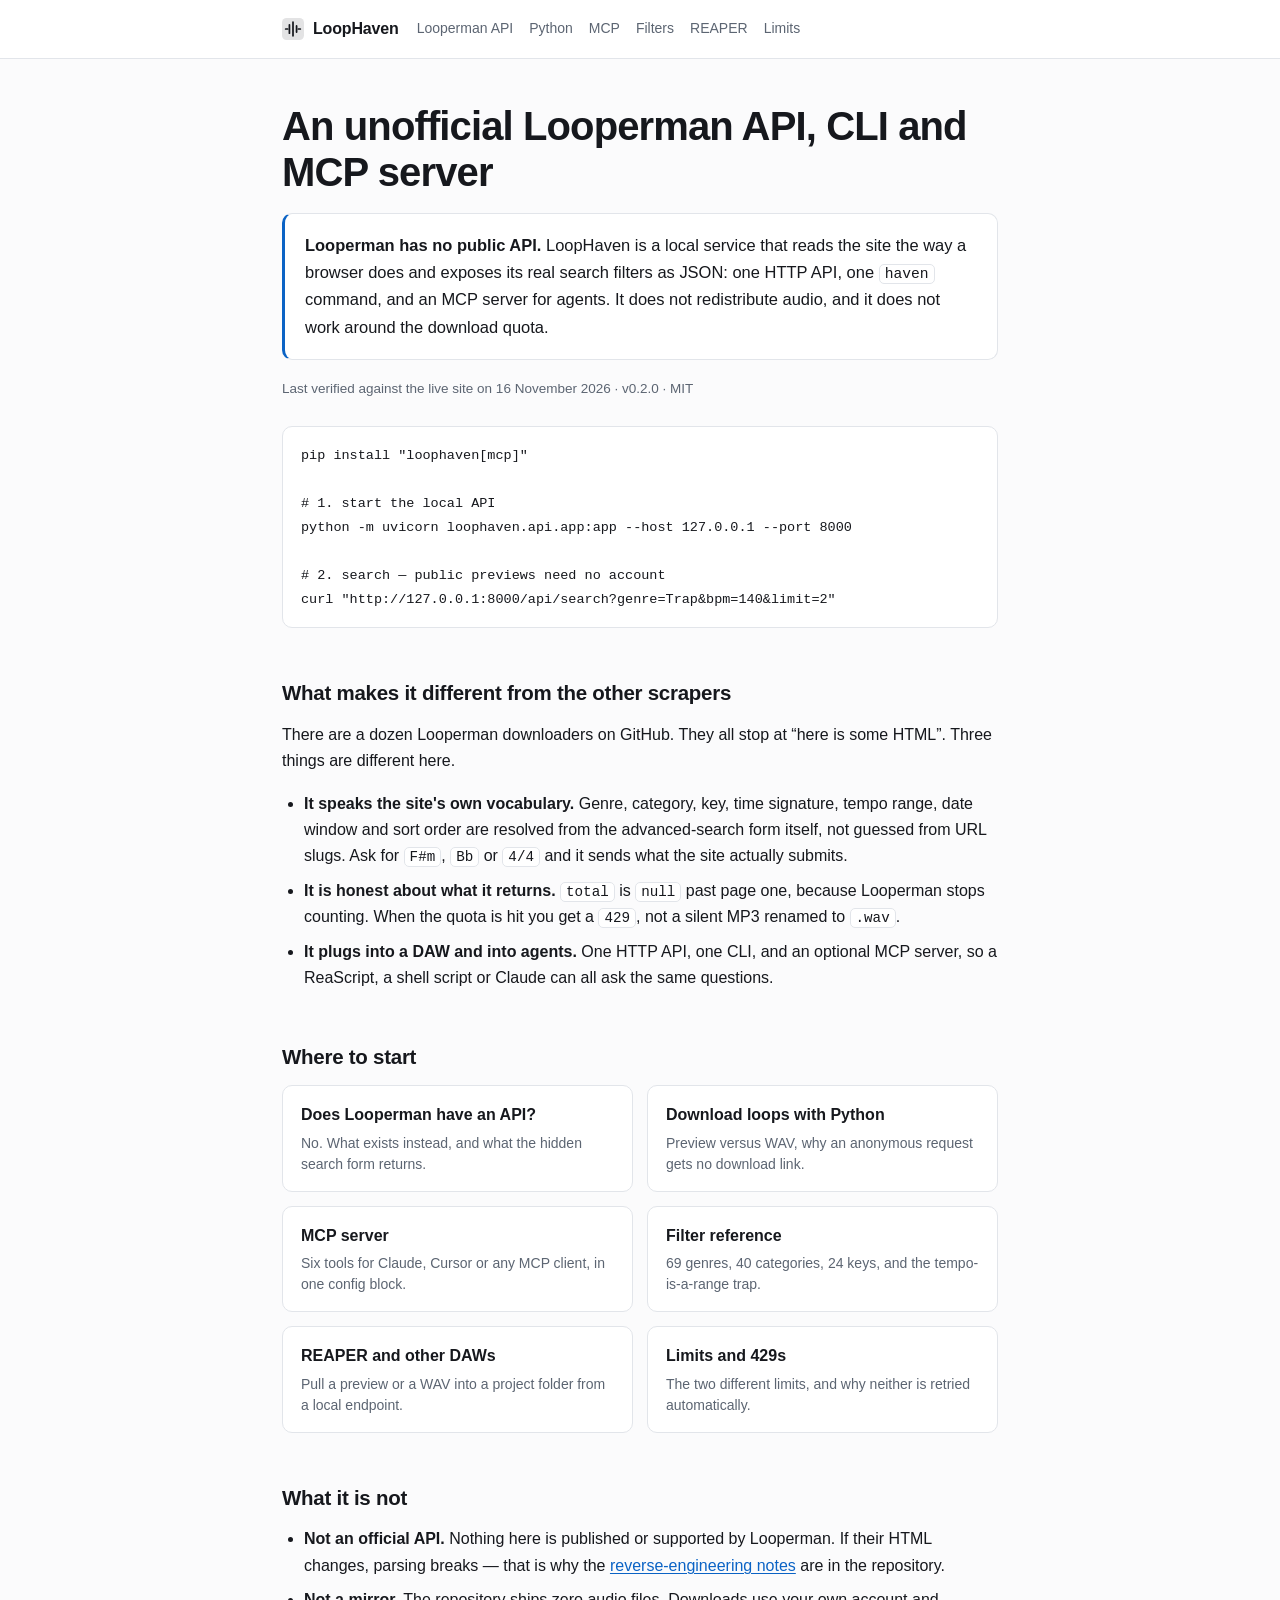
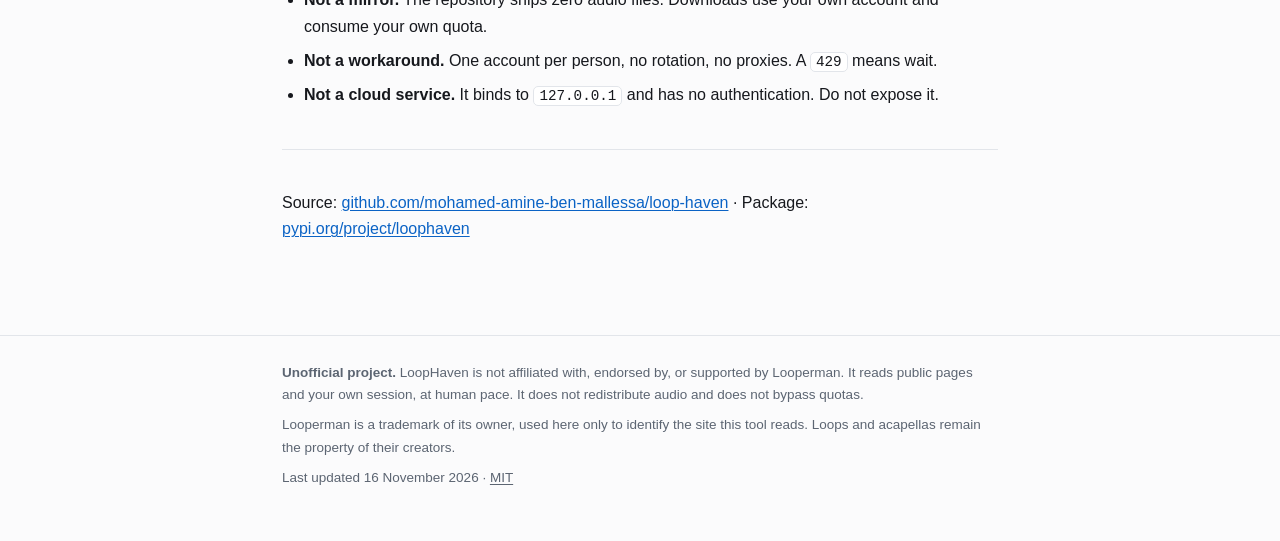
<file: site/index.html>
<!doctype html>
<html lang="en">
<head>
<meta charset="utf-8">
<meta name="viewport" content="width=device-width, initial-scale=1">
<title>LoopHaven — an unofficial Looperman API, CLI and MCP server</title>
<meta name="description" content="Looperman has no public API. LoopHaven is a local HTTP API, a command-line tool and an MCP server that read the site's own search filters and return clean JSON. MIT, Python 3.10+.">
<link rel="canonical" href="https://mohamed-amine-ben-mallessa.github.io/loop-haven/">
<meta name="robots" content="index,follow,max-snippet:-1,max-image-preview:large">
<meta property="og:type" content="website">
<meta property="og:site_name" content="LoopHaven">
<meta property="og:title" content="LoopHaven — an unofficial Looperman API, CLI and MCP server">
<meta property="og:description" content="Search Looperman loops and acapella previews with the site's real filters, get clean JSON, and pull the file you picked — from Python, your terminal or an AI agent.">
<meta property="og:url" content="https://mohamed-amine-ben-mallessa.github.io/loop-haven/">
<meta name="twitter:card" content="summary">
<link rel="icon" href="assets/mark.svg" type="image/svg+xml">
<link rel="stylesheet" href="assets/style.css">
<script type="application/ld+json">
{
  "@context": "https://schema.org",
  "@graph": [
    {
      "@type": "WebSite",
      "@id": "https://mohamed-amine-ben-mallessa.github.io/loop-haven/#website",
      "url": "https://mohamed-amine-ben-mallessa.github.io/loop-haven/",
      "name": "LoopHaven",
      "inLanguage": "en",
      "description": "Documentation for LoopHaven, an unofficial Looperman API, CLI and MCP server.",
      "publisher": { "@id": "https://mohamed-amine-ben-mallessa.github.io/loop-haven/#author" }
    },
    {
      "@type": "SoftwareApplication",
      "@id": "https://mohamed-amine-ben-mallessa.github.io/loop-haven/#software",
      "name": "LoopHaven",
      "applicationCategory": "DeveloperApplication",
      "applicationSubCategory": "Music production tooling",
      "operatingSystem": "Windows, macOS, Linux",
      "softwareVersion": "0.2.0",
      "license": "https://opensource.org/licenses/MIT",
      "codeRepository": "https://github.com/mohamed-amine-ben-mallessa/loop-haven",
      "programmingLanguage": "Python",
      "softwareRequirements": "Python 3.10 or newer",
      "offers": { "@type": "Offer", "price": "0", "priceCurrency": "USD" },
      "isAccessibleForFree": true,
      "sameAs": [
        "https://github.com/mohamed-amine-ben-mallessa/loop-haven",
        "https://pypi.org/project/loophaven/"
      ],
      "author": { "@id": "https://mohamed-amine-ben-mallessa.github.io/loop-haven/#author" }
    },
    {
      "@type": "SoftwareSourceCode",
      "@id": "https://mohamed-amine-ben-mallessa.github.io/loop-haven/#source",
      "name": "LoopHaven",
      "codeRepository": "https://github.com/mohamed-amine-ben-mallessa/loop-haven",
      "programmingLanguage": "Python",
      "runtimePlatform": "Python 3.10+",
      "license": "https://opensource.org/licenses/MIT",
      "codeSampleType": "full solution"
    },
    {
      "@type": "Person",
      "@id": "https://mohamed-amine-ben-mallessa.github.io/loop-haven/#author",
      "name": "LoopHaven contributors",
      "url": "https://github.com/mohamed-amine-ben-mallessa"
    }
  ]
}
</script>
</head>
<body>

<header class="site-header">
  <div class="wrap">
    <a class="brand" href="./">
      <svg viewBox="0 0 24 24" aria-hidden="true"><rect width="24" height="24" rx="5" fill="currentColor" opacity=".12"/><g stroke="currentColor" stroke-width="1.9" stroke-linecap="round"><path d="M4 12h2.2M17.8 12H20"/><path d="M8.1 7.4v9.2M12 4.6v14.8M15.9 8.6v6.8"/></g></svg>
      LoopHaven
    </a>
    <nav class="site-nav">
      <a href="looperman-api/">Looperman API</a>
      <a href="download-loops-python/">Python</a>
      <a href="mcp/">MCP</a>
      <a href="filters/">Filters</a>
      <a href="reaper/">REAPER</a>
      <a href="limits/">Limits</a>
    </nav>
  </div>
</header>

<main>
  <div class="wrap">

    <h1>An unofficial Looperman API, CLI and MCP server</h1>

    <div class="answer">
      <p><strong>Looperman has no public API.</strong> LoopHaven is a local service that
      reads the site the way a browser does and exposes its real search filters as
      JSON: one HTTP API, one <code>haven</code> command, and an MCP server for
      agents. It does not redistribute audio, and it does not work around the
      download quota.</p>
    </div>

    <p class="meta">Last verified against the live site on 16 November 2026 · v0.2.0 · MIT</p>

<pre><code>pip install "loophaven[mcp]"

# 1. start the local API
python -m uvicorn loophaven.api.app:app --host 127.0.0.1 --port 8000

# 2. search — public previews need no account
curl "http://127.0.0.1:8000/api/search?genre=Trap&amp;bpm=140&amp;limit=2"</code></pre>

    <h2>What makes it different from the other scrapers</h2>

    <p>There are a dozen Looperman downloaders on GitHub. They all stop at
    &ldquo;here is some HTML&rdquo;. Three things are different here.</p>

    <ul>
      <li><strong>It speaks the site's own vocabulary.</strong> Genre, category,
      key, time signature, tempo range, date window and sort order are resolved
      from the advanced-search form itself, not guessed from URL slugs. Ask for
      <code>F#m</code>, <code>Bb</code> or <code>4/4</code> and it sends what the
      site actually submits.</li>
      <li><strong>It is honest about what it returns.</strong> <code>total</code>
      is <code>null</code> past page one, because Looperman stops counting. When
      the quota is hit you get a <code>429</code>, not a silent MP3 renamed to
      <code>.wav</code>.</li>
      <li><strong>It plugs into a DAW and into agents.</strong> One HTTP API, one
      CLI, and an optional MCP server, so a ReaScript, a shell script or Claude
      can all ask the same questions.</li>
    </ul>

    <h2>Where to start</h2>

    <ul class="cards">
      <li><a href="looperman-api/">
        <span class="k">Does Looperman have an API?</span>
        <span class="d">No. What exists instead, and what the hidden search form returns.</span>
      </a></li>
      <li><a href="download-loops-python/">
        <span class="k">Download loops with Python</span>
        <span class="d">Preview versus WAV, why an anonymous request gets no download link.</span>
      </a></li>
      <li><a href="mcp/">
        <span class="k">MCP server</span>
        <span class="d">Six tools for Claude, Cursor or any MCP client, in one config block.</span>
      </a></li>
      <li><a href="filters/">
        <span class="k">Filter reference</span>
        <span class="d">69 genres, 40 categories, 24 keys, and the tempo-is-a-range trap.</span>
      </a></li>
      <li><a href="reaper/">
        <span class="k">REAPER and other DAWs</span>
        <span class="d">Pull a preview or a WAV into a project folder from a local endpoint.</span>
      </a></li>
      <li><a href="limits/">
        <span class="k">Limits and 429s</span>
        <span class="d">The two different limits, and why neither is retried automatically.</span>
      </a></li>
    </ul>

    <h2>What it is not</h2>

    <ul>
      <li><strong>Not an official API.</strong> Nothing here is published or
      supported by Looperman. If their HTML changes, parsing breaks — that is why
      the <a href="https://github.com/mohamed-amine-ben-mallessa/loop-haven/tree/main/docs/REVERSE-ENGINEERING.md">reverse-engineering notes</a>
      are in the repository.</li>
      <li><strong>Not a mirror.</strong> The repository ships zero audio files.
      Downloads use your own account and consume your own quota.</li>
      <li><strong>Not a workaround.</strong> One account per person, no rotation,
      no proxies. A <code>429</code> means wait.</li>
      <li><strong>Not a cloud service.</strong> It binds to
      <code>127.0.0.1</code> and has no authentication. Do not expose it.</li>
    </ul>

    <hr>

    <p>Source: <a href="https://github.com/mohamed-amine-ben-mallessa/loop-haven">github.com/mohamed-amine-ben-mallessa/loop-haven</a>
    · Package: <a href="https://pypi.org/project/loophaven/">pypi.org/project/loophaven</a></p>

  </div>
</main>

<footer class="site-footer">
  <div class="wrap">
    <p><strong>Unofficial project.</strong> LoopHaven is not affiliated with,
    endorsed by, or supported by Looperman. It reads public pages and your own
    session, at human pace. It does not redistribute audio and does not bypass
    quotas.</p>
    <p>Looperman is a trademark of its owner, used here only to identify the site
    this tool reads. Loops and acapellas remain the property of their creators.</p>
    <p>Last updated 16 November 2026 · <a href="https://github.com/mohamed-amine-ben-mallessa/loop-haven/blob/main/LICENSE">MIT</a></p>
  </div>
</footer>

</body>
</html>
</file>
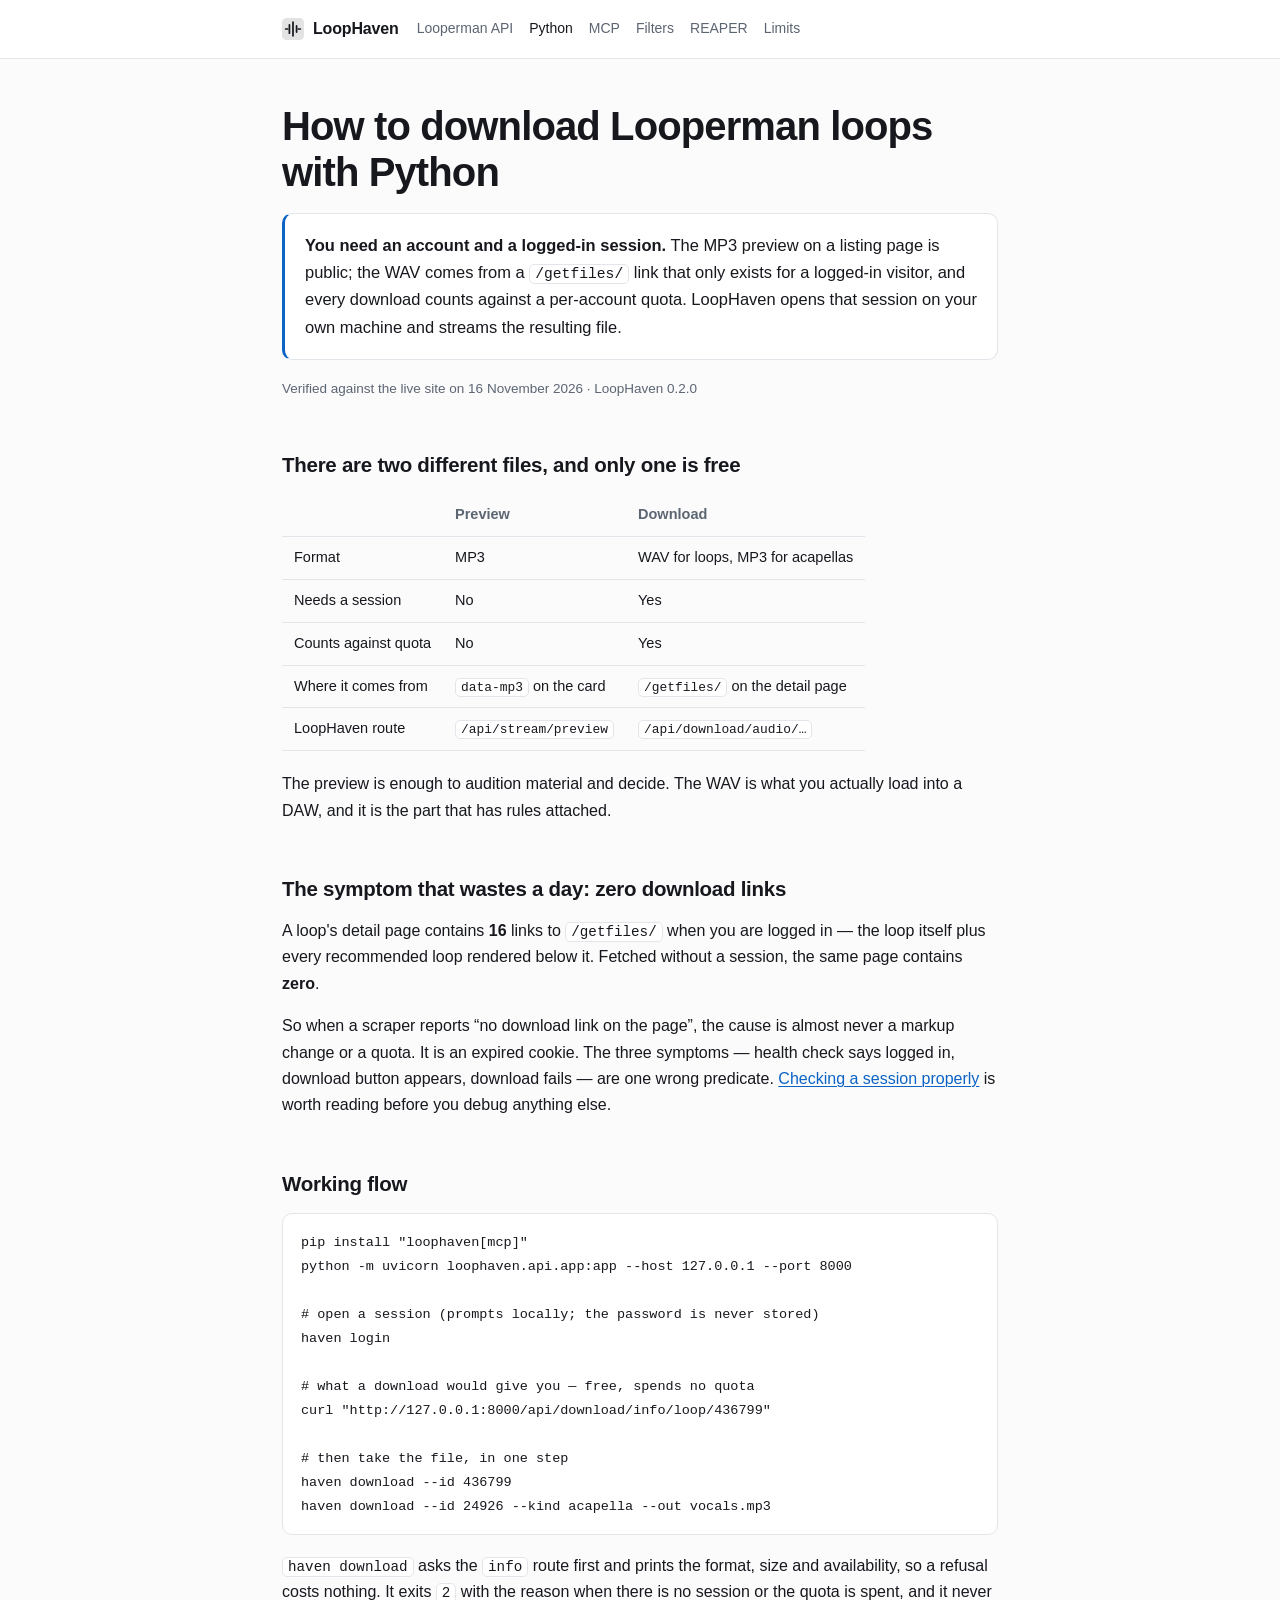
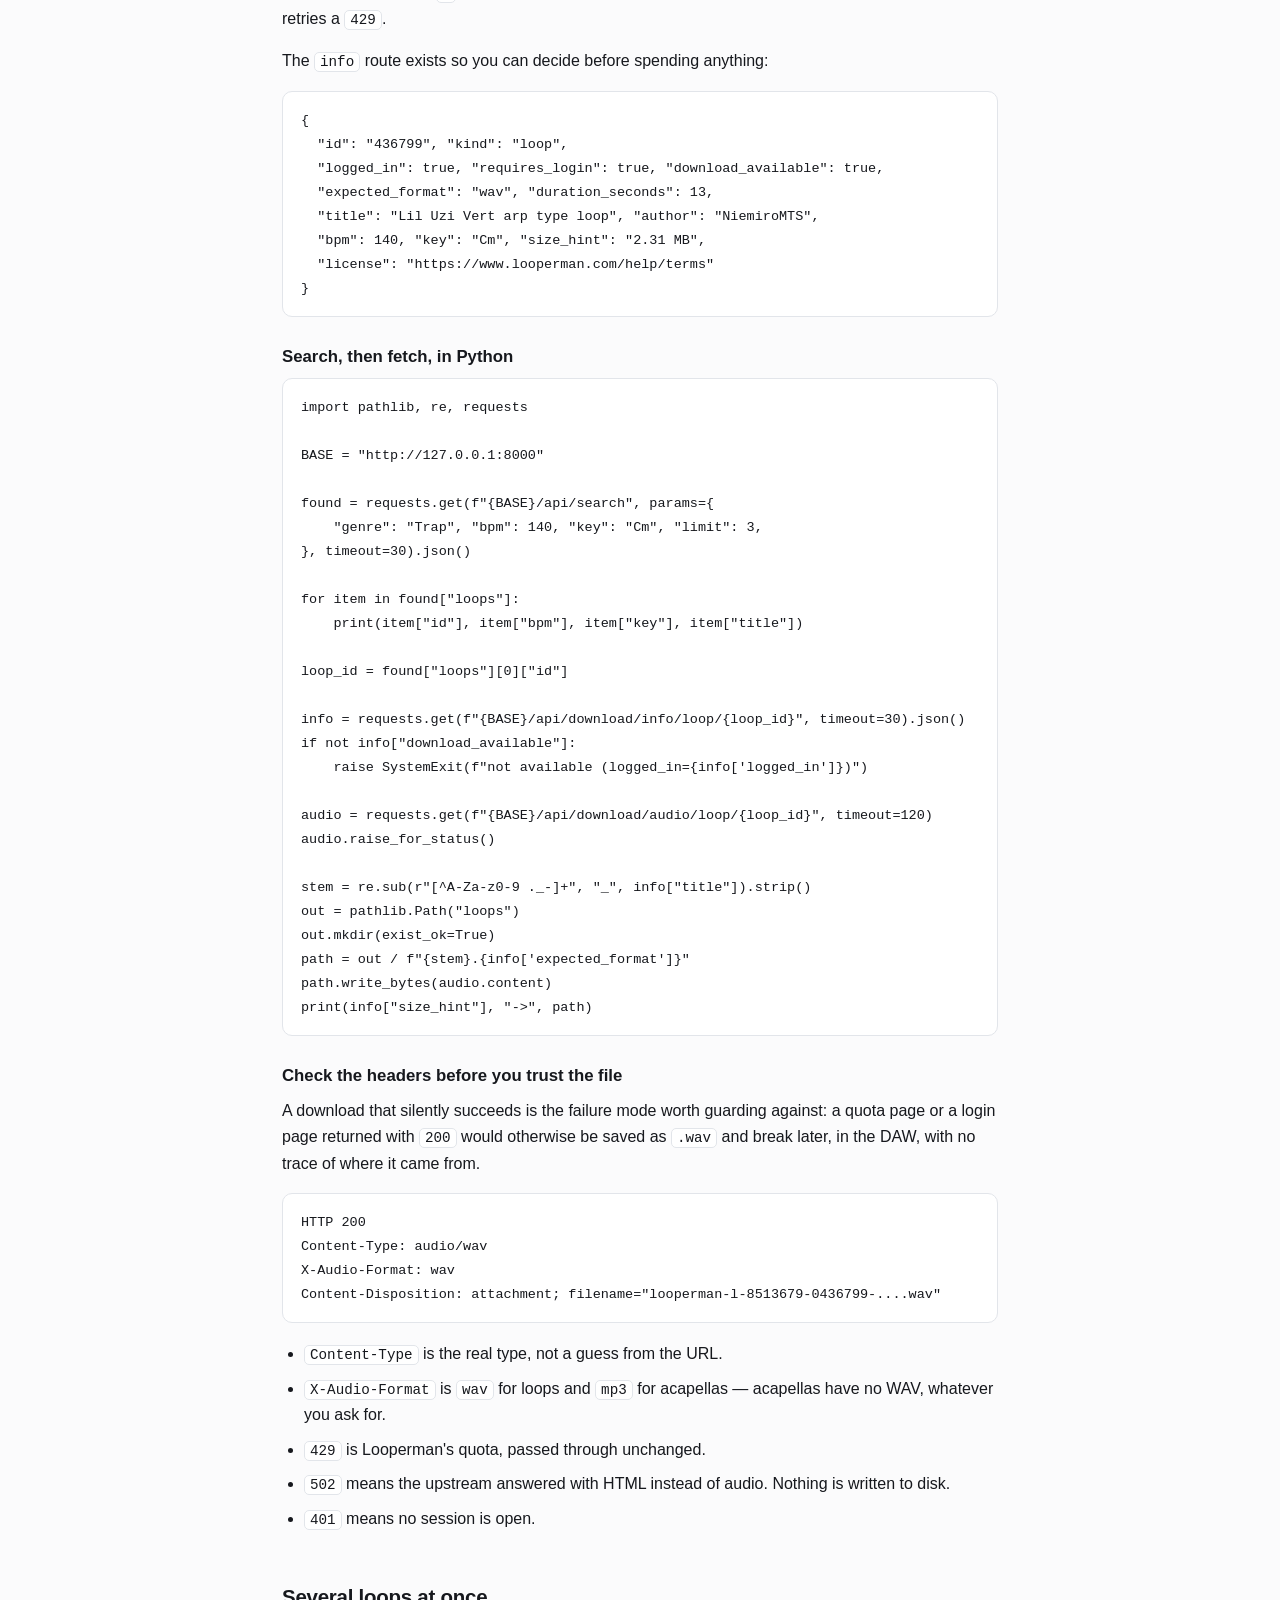
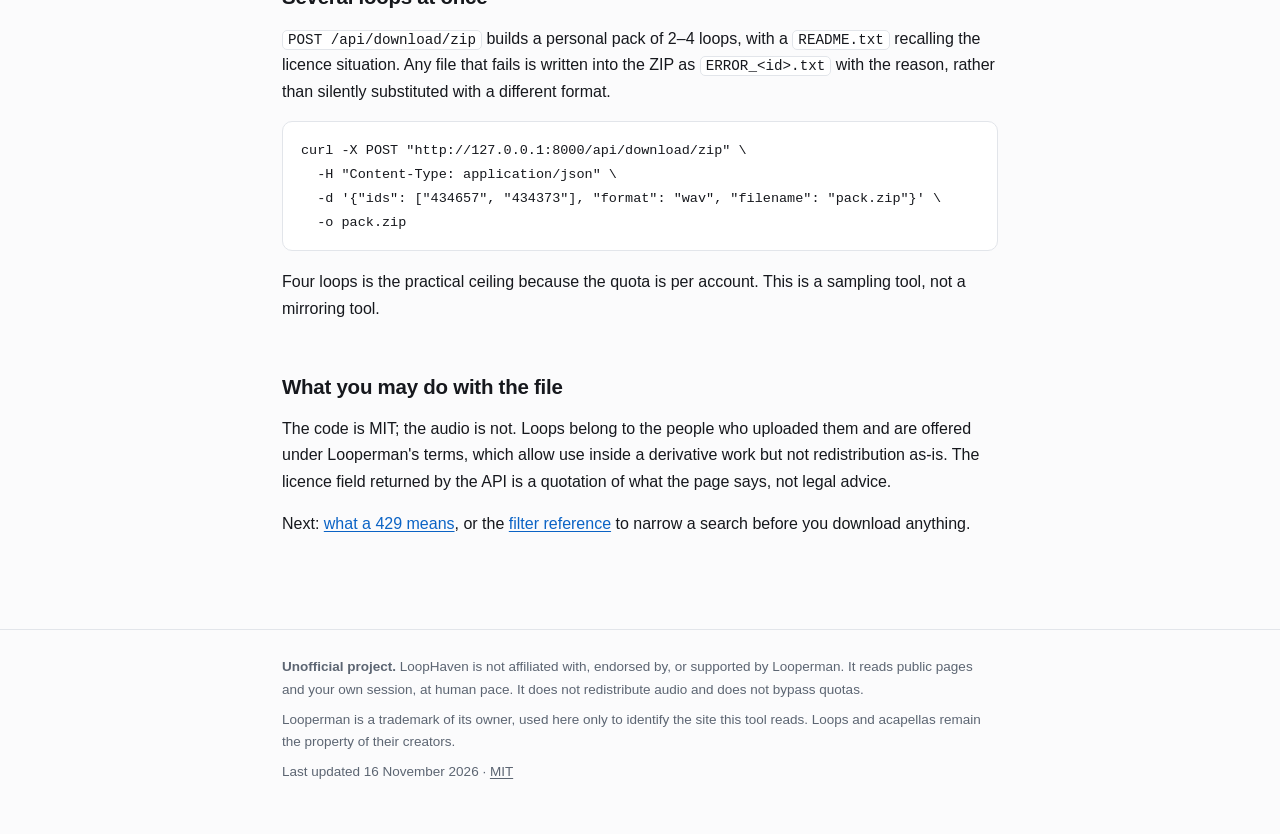
<file: site/download-loops-python/index.html>
<!doctype html>
<html lang="en">
<head>
<meta charset="utf-8">
<meta name="viewport" content="width=device-width, initial-scale=1">
<title>How to download Looperman loops with Python — LoopHaven</title>
<meta name="description" content="The MP3 preview is public; the WAV needs a logged-in session and counts against a quota. Working code, the anonymous-zero-download-links trap, and the headers to check before you save a file.">
<link rel="canonical" href="https://mohamed-amine-ben-mallessa.github.io/loop-haven/download-loops-python/">
<meta name="robots" content="index,follow,max-snippet:-1,max-image-preview:large">
<meta property="og:type" content="article">
<meta property="og:site_name" content="LoopHaven">
<meta property="og:title" content="How to download Looperman loops with Python">
<meta property="og:description" content="Preview versus WAV, why an anonymous request gets no download link, and the code that works.">
<meta property="og:url" content="https://mohamed-amine-ben-mallessa.github.io/loop-haven/download-loops-python/">
<meta name="twitter:card" content="summary">
<link rel="icon" href="../assets/mark.svg" type="image/svg+xml">
<link rel="stylesheet" href="../assets/style.css">
<script type="application/ld+json">
{
  "@context": "https://schema.org",
  "@graph": [
    {
      "@type": "TechArticle",
      "@id": "https://mohamed-amine-ben-mallessa.github.io/loop-haven/download-loops-python/#article",
      "headline": "How to download Looperman loops with Python",
      "description": "Downloading a Looperman loop requires a logged-in session: the MP3 preview is public, the WAV is served only to a session and is quota-limited. Working code and the failure modes.",
      "inLanguage": "en",
      "datePublished": "2026-11-16",
      "dateModified": "2026-11-16",
      "author": { "@id": "https://mohamed-amine-ben-mallessa.github.io/loop-haven/#author" },
      "isPartOf": { "@id": "https://mohamed-amine-ben-mallessa.github.io/loop-haven/#website" },
      "about": { "@type": "Thing", "name": "Looperman" },
      "mentions": { "@id": "https://mohamed-amine-ben-mallessa.github.io/loop-haven/#software" }
    },
    {
      "@type": "Person",
      "@id": "https://mohamed-amine-ben-mallessa.github.io/loop-haven/#author",
      "name": "LoopHaven contributors",
      "url": "https://github.com/mohamed-amine-ben-mallessa"
    },
    {
      "@type": "WebSite",
      "@id": "https://mohamed-amine-ben-mallessa.github.io/loop-haven/#website",
      "url": "https://mohamed-amine-ben-mallessa.github.io/loop-haven/",
      "name": "LoopHaven"
    },
    {
      "@type": "SoftwareApplication",
      "@id": "https://mohamed-amine-ben-mallessa.github.io/loop-haven/#software",
      "name": "LoopHaven",
      "applicationCategory": "DeveloperApplication",
      "license": "https://opensource.org/licenses/MIT",
      "codeRepository": "https://github.com/mohamed-amine-ben-mallessa/loop-haven"
    }
  ]
}
</script>
</head>
<body>

<header class="site-header">
  <div class="wrap">
    <a class="brand" href="../">
      <svg viewBox="0 0 24 24" aria-hidden="true"><rect width="24" height="24" rx="5" fill="currentColor" opacity=".12"/><g stroke="currentColor" stroke-width="1.9" stroke-linecap="round"><path d="M4 12h2.2M17.8 12H20"/><path d="M8.1 7.4v9.2M12 4.6v14.8M15.9 8.6v6.8"/></g></svg>
      LoopHaven
    </a>
    <nav class="site-nav">
      <a href="../looperman-api/">Looperman API</a>
      <a href="../download-loops-python/" aria-current="page">Python</a>
      <a href="../mcp/">MCP</a>
      <a href="../filters/">Filters</a>
      <a href="../reaper/">REAPER</a>
      <a href="../limits/">Limits</a>
    </nav>
  </div>
</header>

<main>
  <div class="wrap">

    <h1>How to download Looperman loops with Python</h1>

    <div class="answer">
      <p><strong>You need an account and a logged-in session.</strong> The MP3
      preview on a listing page is public; the WAV comes from a
      <code>/getfiles/</code> link that only exists for a logged-in visitor, and
      every download counts against a per-account quota. LoopHaven opens that
      session on your own machine and streams the resulting file.</p>
    </div>

    <p class="meta">Verified against the live site on 16 November 2026 · LoopHaven 0.2.0</p>

    <h2>There are two different files, and only one is free</h2>

    <table>
      <thead><tr><th></th><th>Preview</th><th>Download</th></tr></thead>
      <tbody>
        <tr><td>Format</td><td>MP3</td><td>WAV for loops, MP3 for acapellas</td></tr>
        <tr><td>Needs a session</td><td>No</td><td>Yes</td></tr>
        <tr><td>Counts against quota</td><td>No</td><td>Yes</td></tr>
        <tr><td>Where it comes from</td><td><code>data-mp3</code> on the card</td><td><code>/getfiles/</code> on the detail page</td></tr>
        <tr><td>LoopHaven route</td><td><code>/api/stream/preview</code></td><td><code>/api/download/audio/…</code></td></tr>
      </tbody>
    </table>

    <p>The preview is enough to audition material and decide. The WAV is what you
    actually load into a DAW, and it is the part that has rules attached.</p>

    <h2>The symptom that wastes a day: zero download links</h2>

    <p>A loop's detail page contains <strong>16</strong> links to
    <code>/getfiles/</code> when you are logged in — the loop itself plus every
    recommended loop rendered below it. Fetched without a session, the same page
    contains <strong>zero</strong>.</p>

    <p>So when a scraper reports &ldquo;no download link on the page&rdquo;, the
    cause is almost never a markup change or a quota. It is an expired cookie. The
    three symptoms — health check says logged in, download button appears, download
    fails — are one wrong predicate. <a href="../limits/">Checking a session
    properly</a> is worth reading before you debug anything else.</p>

    <h2>Working flow</h2>

<pre><code>pip install "loophaven[mcp]"
python -m uvicorn loophaven.api.app:app --host 127.0.0.1 --port 8000

# open a session (prompts locally; the password is never stored)
haven login

# what a download would give you — free, spends no quota
curl "http://127.0.0.1:8000/api/download/info/loop/436799"

# then take the file, in one step
haven download --id 436799
haven download --id 24926 --kind acapella --out vocals.mp3</code></pre>

    <p><code>haven download</code> asks the <code>info</code> route first and
    prints the format, size and availability, so a refusal costs nothing. It
    exits <code>2</code> with the reason when there is no session or the quota is
    spent, and it never retries a <code>429</code>.</p>

    <p>The <code>info</code> route exists so you can decide before spending
    anything:</p>

<pre><code>{
  "id": "436799", "kind": "loop",
  "logged_in": true, "requires_login": true, "download_available": true,
  "expected_format": "wav", "duration_seconds": 13,
  "title": "Lil Uzi Vert arp type loop", "author": "NiemiroMTS",
  "bpm": 140, "key": "Cm", "size_hint": "2.31 MB",
  "license": "https://www.looperman.com/help/terms"
}</code></pre>

    <h3>Search, then fetch, in Python</h3>

<pre><code>import pathlib, re, requests

BASE = "http://127.0.0.1:8000"

found = requests.get(f"{BASE}/api/search", params={
    "genre": "Trap", "bpm": 140, "key": "Cm", "limit": 3,
}, timeout=30).json()

for item in found["loops"]:
    print(item["id"], item["bpm"], item["key"], item["title"])

loop_id = found["loops"][0]["id"]

info = requests.get(f"{BASE}/api/download/info/loop/{loop_id}", timeout=30).json()
if not info["download_available"]:
    raise SystemExit(f"not available (logged_in={info['logged_in']})")

audio = requests.get(f"{BASE}/api/download/audio/loop/{loop_id}", timeout=120)
audio.raise_for_status()

stem = re.sub(r"[^A-Za-z0-9 ._-]+", "_", info["title"]).strip()
out = pathlib.Path("loops")
out.mkdir(exist_ok=True)
path = out / f"{stem}.{info['expected_format']}"
path.write_bytes(audio.content)
print(info["size_hint"], "->", path)</code></pre>

    <h3>Check the headers before you trust the file</h3>

    <p>A download that silently succeeds is the failure mode worth guarding
    against: a quota page or a login page returned with <code>200</code> would
    otherwise be saved as <code>.wav</code> and break later, in the DAW, with no
    trace of where it came from.</p>

<pre><code>HTTP 200
Content-Type: audio/wav
X-Audio-Format: wav
Content-Disposition: attachment; filename="looperman-l-8513679-0436799-....wav"</code></pre>

    <ul>
      <li><code>Content-Type</code> is the real type, not a guess from the URL.</li>
      <li><code>X-Audio-Format</code> is <code>wav</code> for loops and
      <code>mp3</code> for acapellas — acapellas have no WAV, whatever you ask
      for.</li>
      <li><code>429</code> is Looperman&#39;s quota, passed through unchanged.</li>
      <li><code>502</code> means the upstream answered with HTML instead of audio.
      Nothing is written to disk.</li>
      <li><code>401</code> means no session is open.</li>
    </ul>

    <h2>Several loops at once</h2>

    <p><code>POST /api/download/zip</code> builds a personal pack of 2–4 loops,
    with a <code>README.txt</code> recalling the licence situation. Any file that
    fails is written into the ZIP as <code>ERROR_&lt;id&gt;.txt</code> with the
    reason, rather than silently substituted with a different format.</p>

<pre><code>curl -X POST "http://127.0.0.1:8000/api/download/zip" \
  -H "Content-Type: application/json" \
  -d '{"ids": ["434657", "434373"], "format": "wav", "filename": "pack.zip"}' \
  -o pack.zip</code></pre>

    <p>Four loops is the practical ceiling because the quota is per account. This
    is a sampling tool, not a mirroring tool.</p>

    <h2>What you may do with the file</h2>

    <p>The code is MIT; the audio is not. Loops belong to the people who uploaded
    them and are offered under Looperman's terms, which allow use inside a
    derivative work but not redistribution as-is. The licence field returned by the
    API is a quotation of what the page says, not legal advice.</p>

    <p>Next: <a href="../limits/">what a 429 means</a>, or the
    <a href="../filters/">filter reference</a> to narrow a search before you
    download anything.</p>

  </div>
</main>

<footer class="site-footer">
  <div class="wrap">
    <p><strong>Unofficial project.</strong> LoopHaven is not affiliated with,
    endorsed by, or supported by Looperman. It reads public pages and your own
    session, at human pace. It does not redistribute audio and does not bypass
    quotas.</p>
    <p>Looperman is a trademark of its owner, used here only to identify the site
    this tool reads. Loops and acapellas remain the property of their creators.</p>
    <p>Last updated 16 November 2026 · <a href="https://github.com/mohamed-amine-ben-mallessa/loop-haven/blob/main/LICENSE">MIT</a></p>
  </div>
</footer>

</body>
</html>
</file>
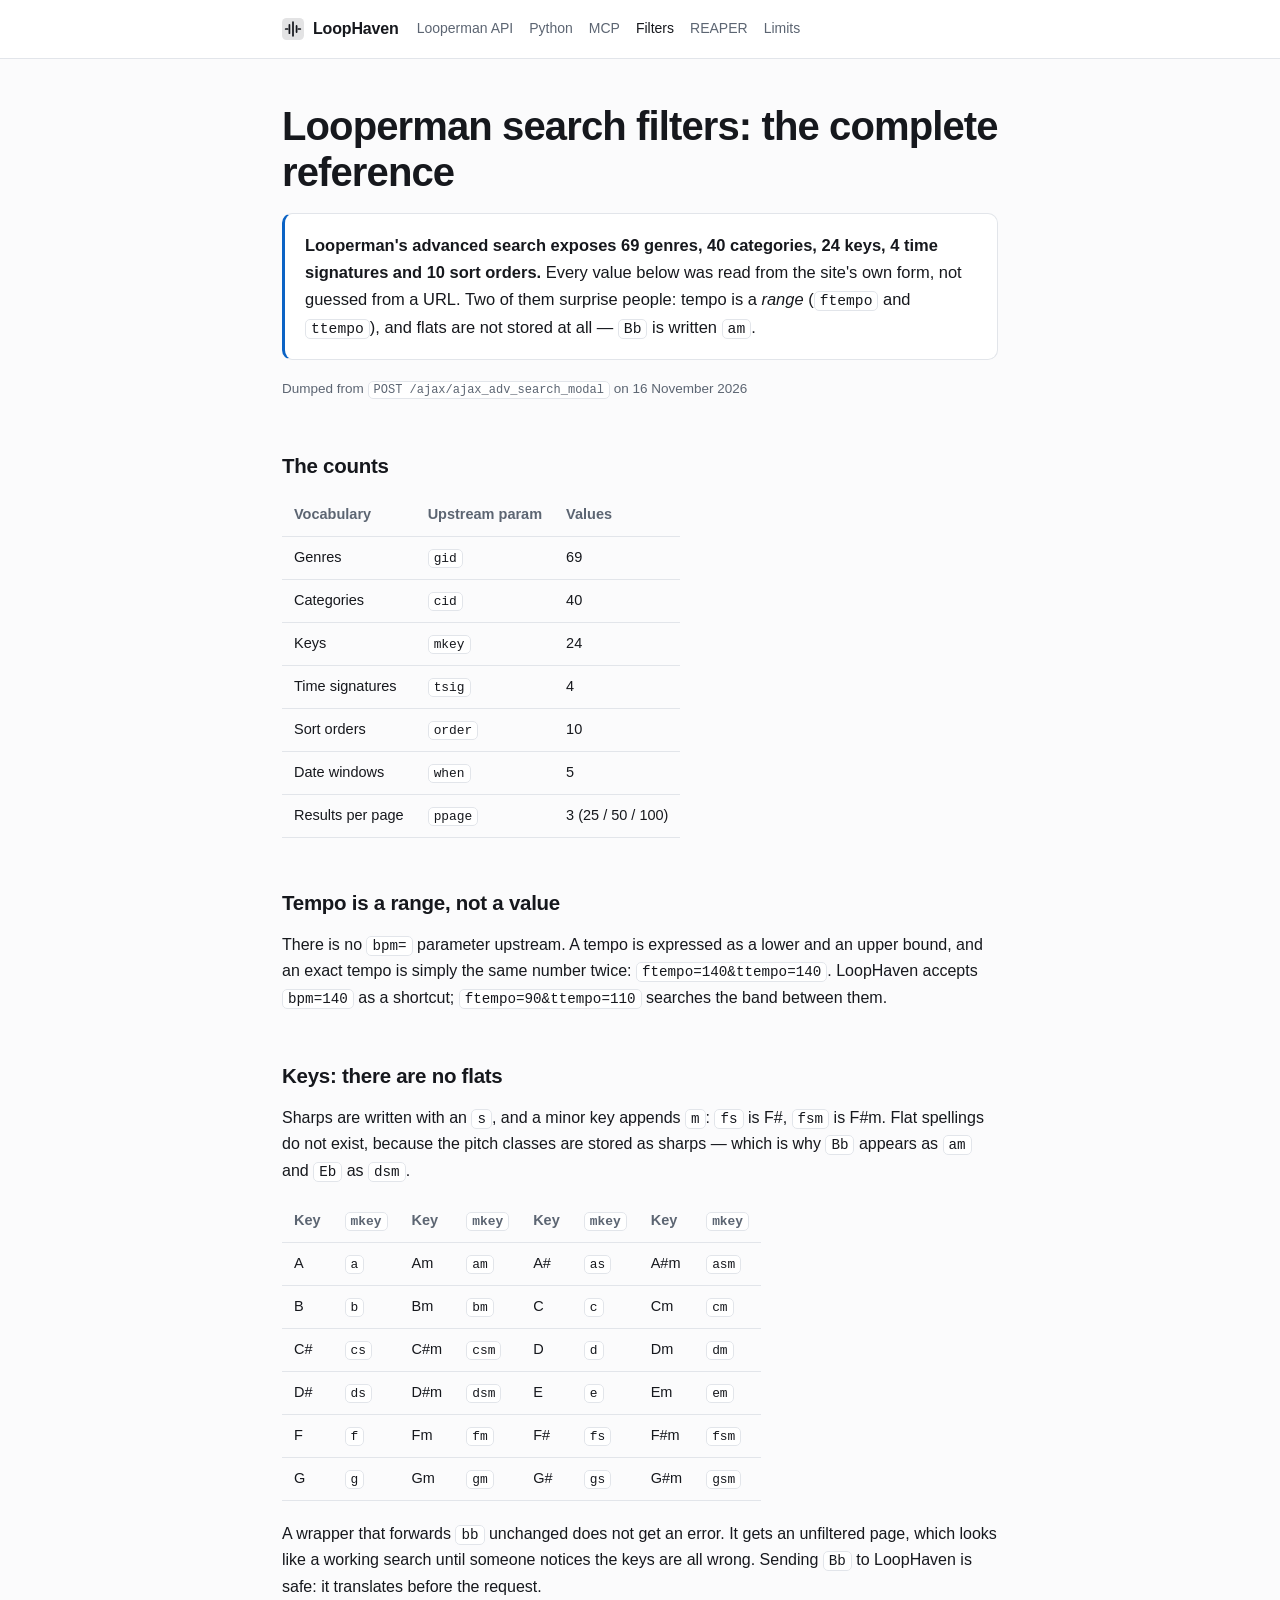
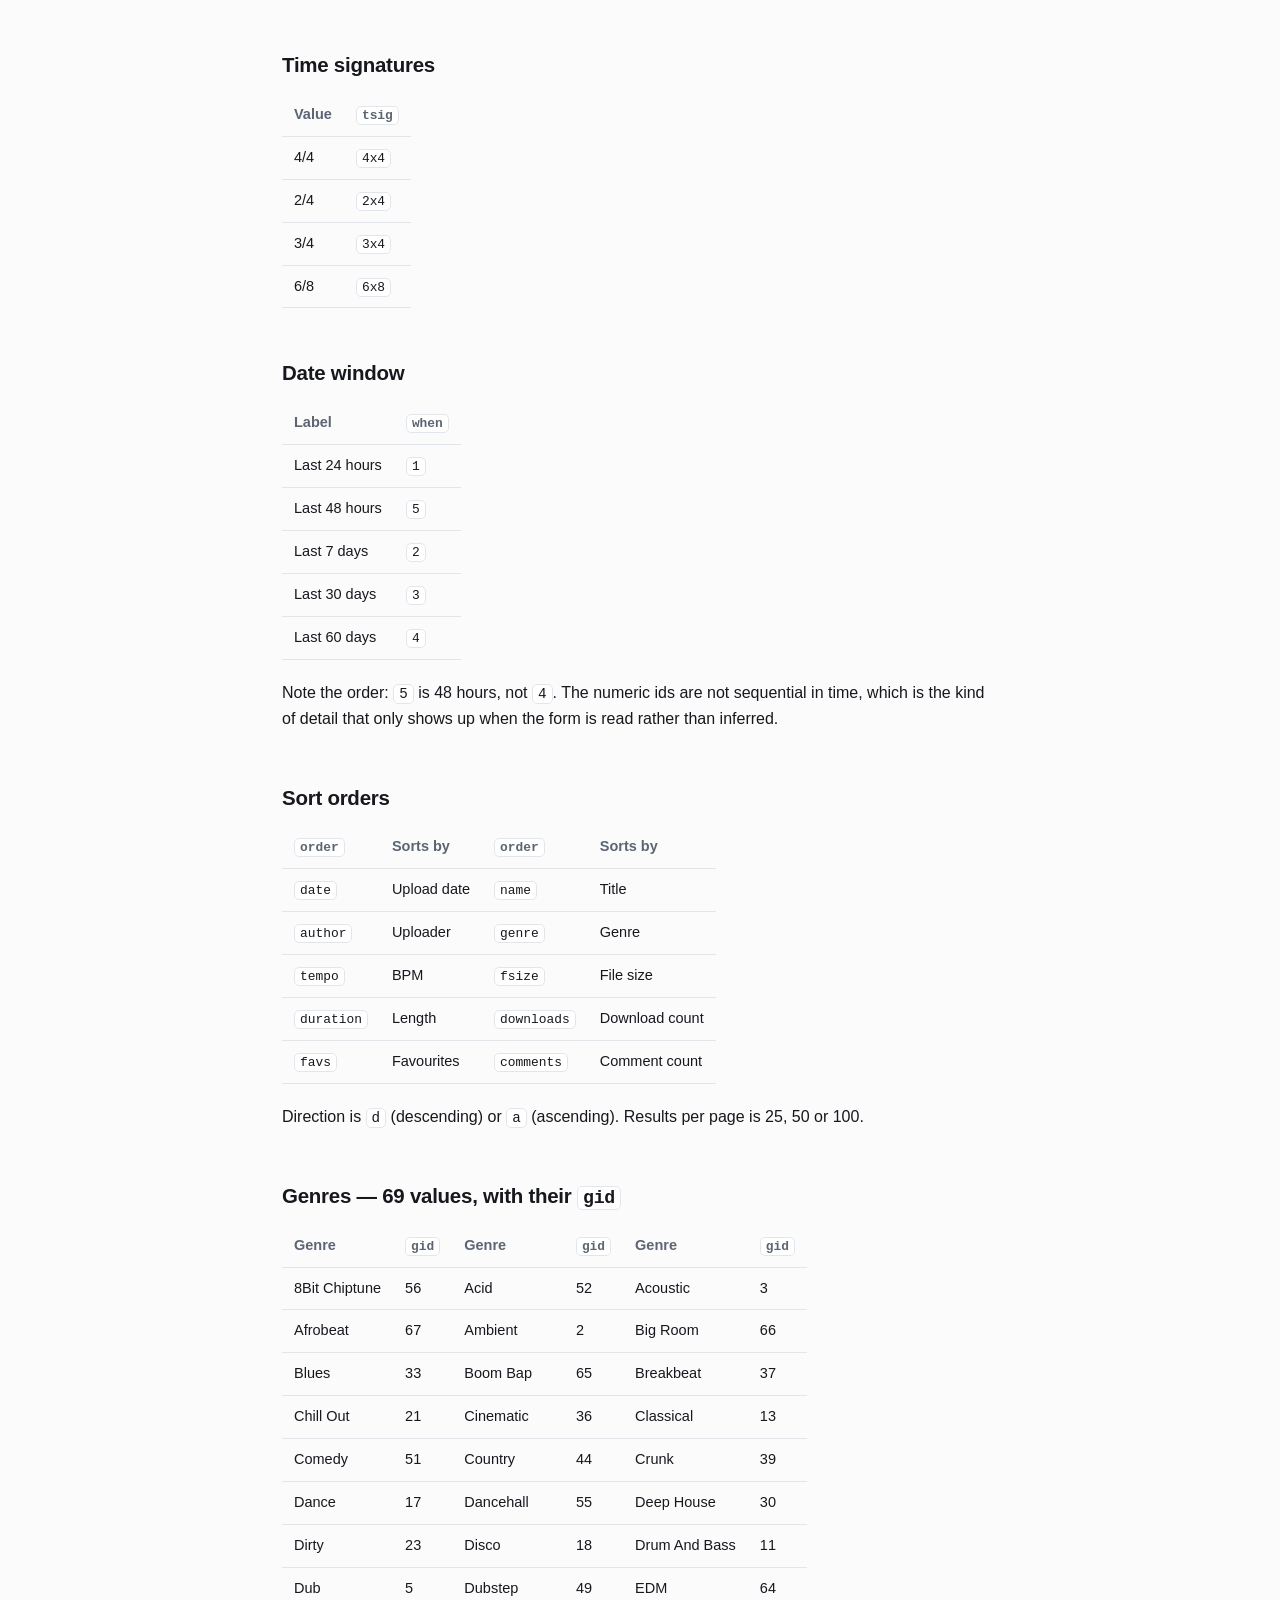
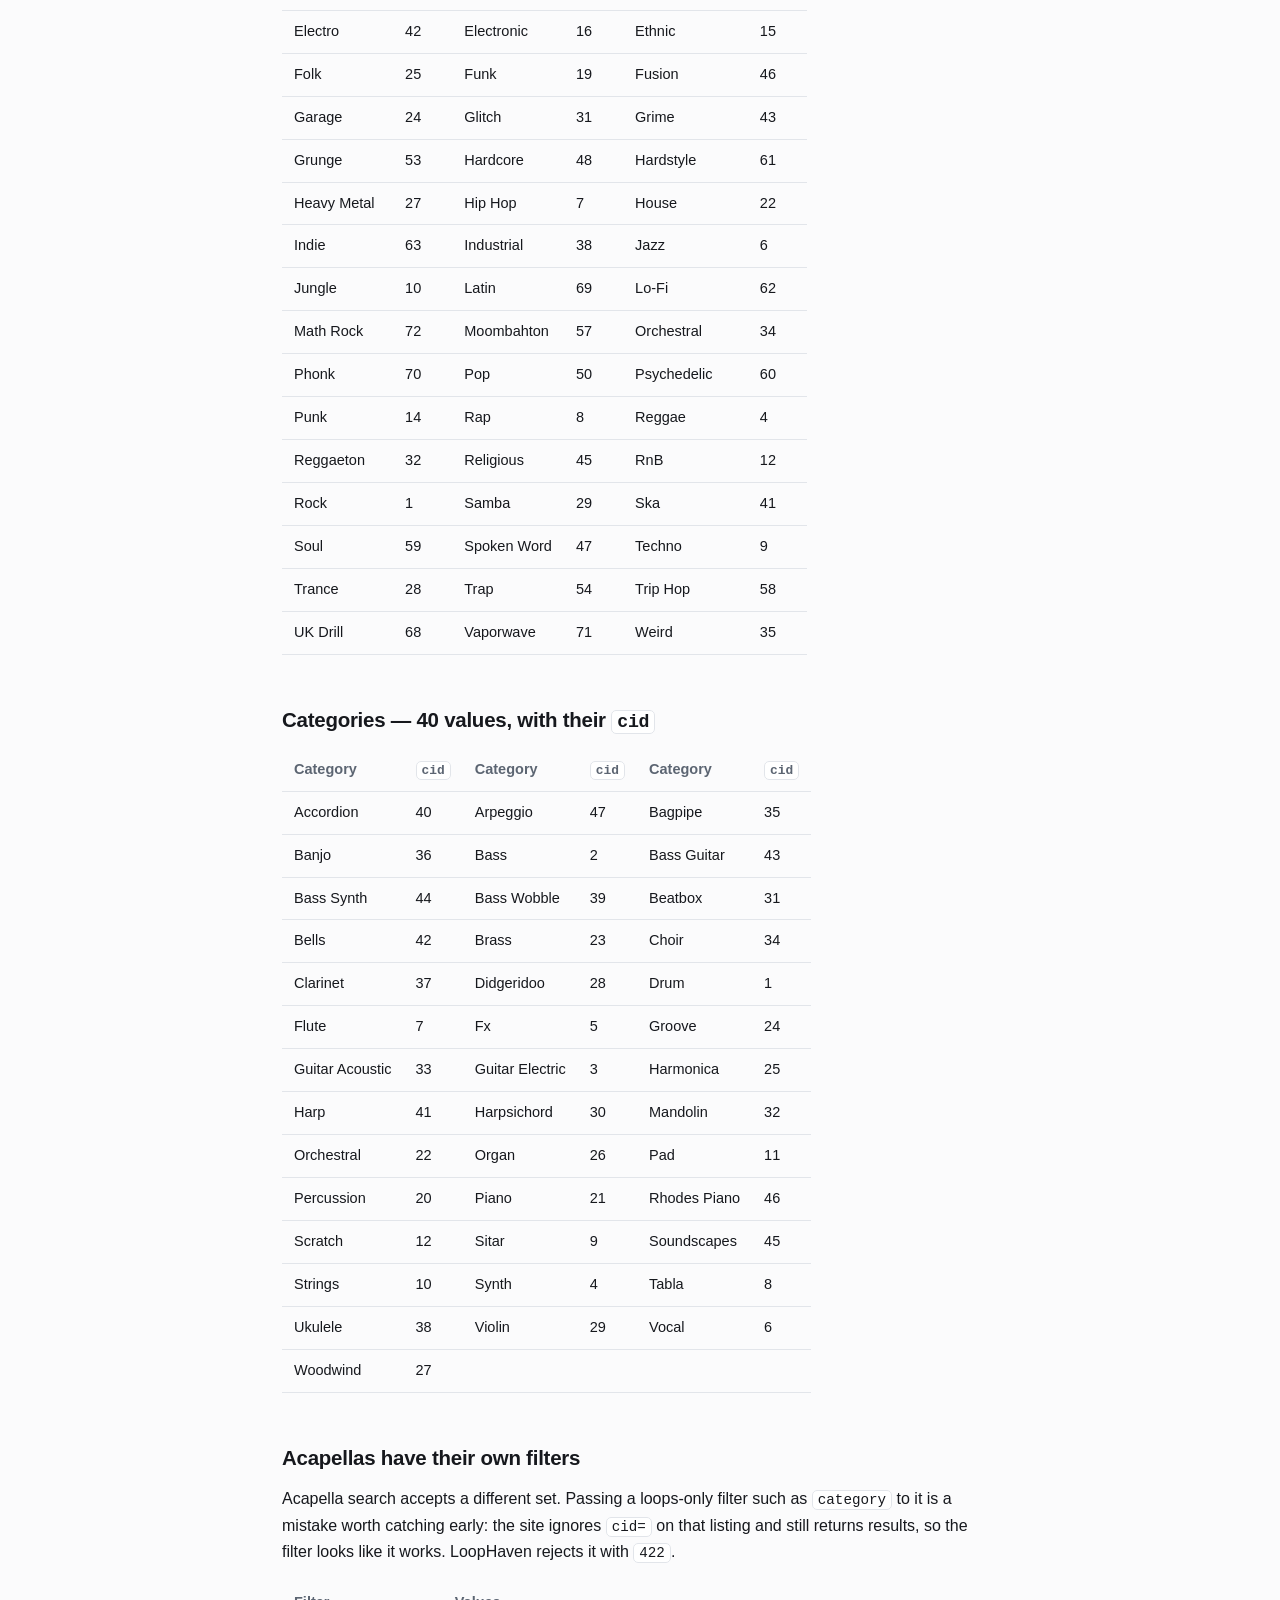
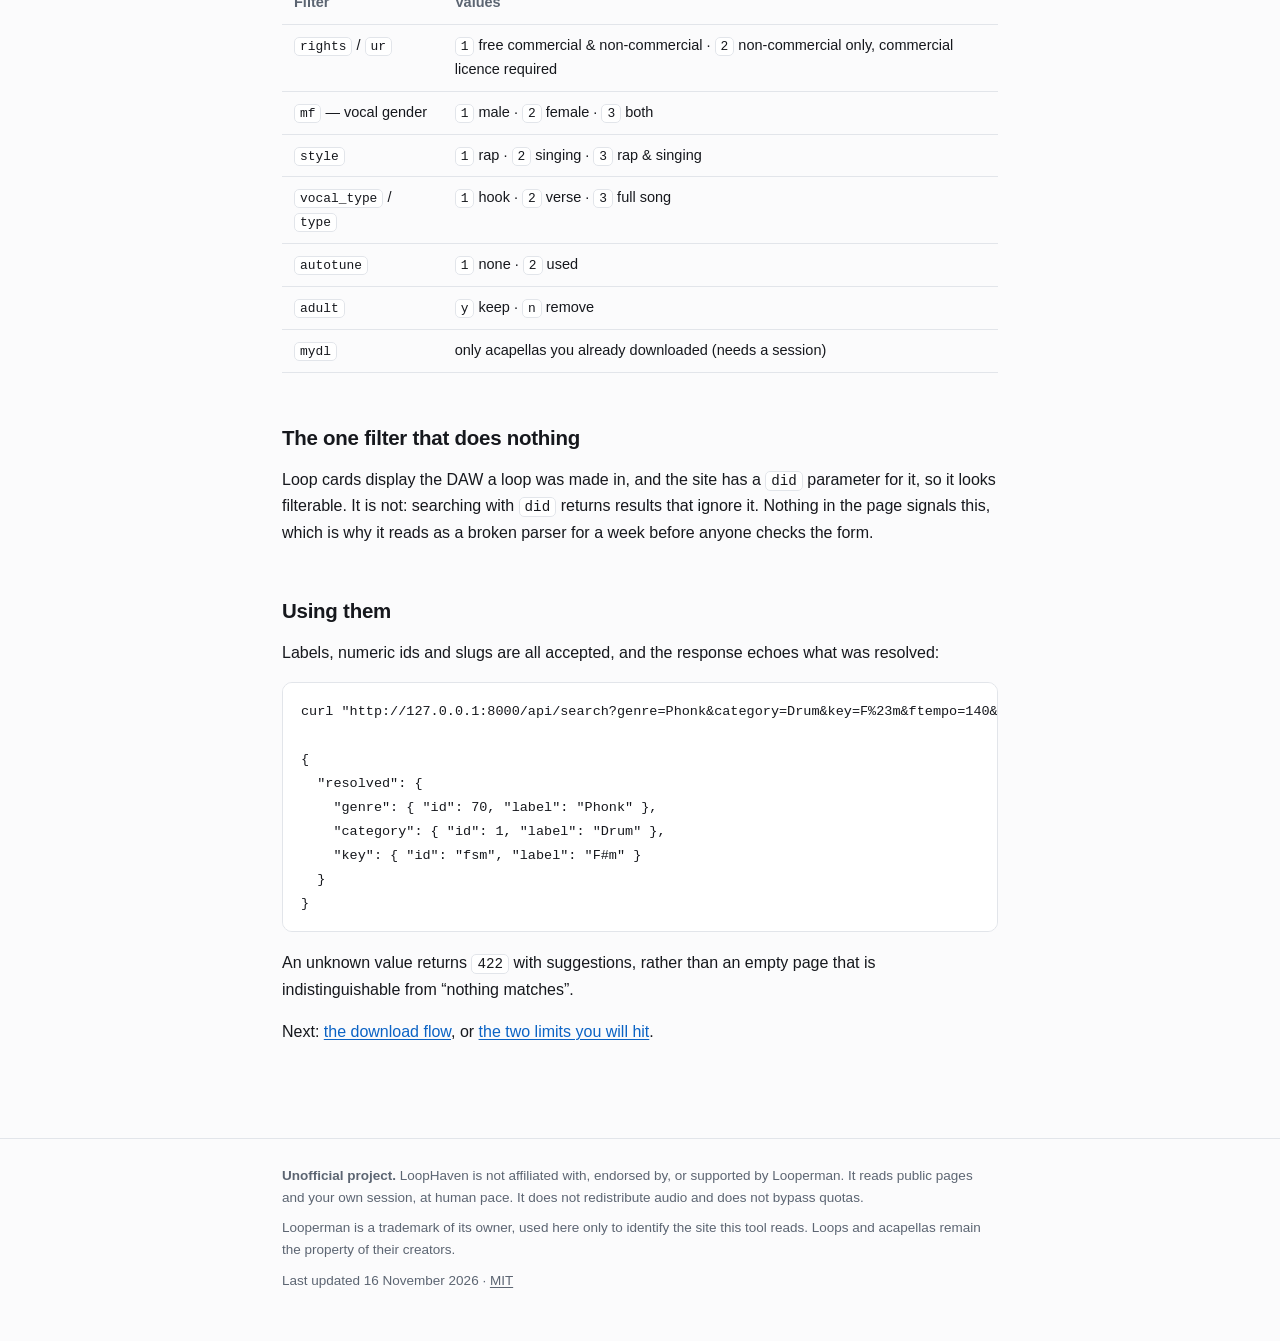
<file: site/filters/index.html>
<!doctype html>
<html lang="en">
<head>
<meta charset="utf-8">
<meta name="viewport" content="width=device-width, initial-scale=1">
<title>Looperman search filters: genres, categories, keys — LoopHaven</title>
<meta name="description" content="The complete Looperman filter reference: 69 genres, 40 categories, 24 keys, 4 time signatures and 10 sort orders, read from the site's own form. Tempo is a range, and flats are stored as sharps.">
<link rel="canonical" href="https://mohamed-amine-ben-mallessa.github.io/loop-haven/filters/">
<meta name="robots" content="index,follow,max-snippet:-1,max-image-preview:large">
<meta property="og:type" content="article">
<meta property="og:site_name" content="LoopHaven">
<meta property="og:title" content="Looperman search filters: the complete reference">
<meta property="og:description" content="69 genres, 40 categories, 24 keys. Tempo is a range, not a value. Flats do not exist upstream.">
<meta property="og:url" content="https://mohamed-amine-ben-mallessa.github.io/loop-haven/filters/">
<meta name="twitter:card" content="summary">
<link rel="icon" href="../assets/mark.svg" type="image/svg+xml">
<link rel="stylesheet" href="../assets/style.css">
<script type="application/ld+json">
{
  "@context": "https://schema.org",
  "@graph": [
    {
      "@type": "TechArticle",
      "@id": "https://mohamed-amine-ben-mallessa.github.io/loop-haven/filters/#article",
      "headline": "Looperman search filters: the complete reference",
      "description": "Every Looperman search filter value and its upstream id: 69 genres, 40 categories, 24 keys, 4 time signatures, 10 sort orders, plus the acapella-only filters.",
      "inLanguage": "en",
      "datePublished": "2026-11-16",
      "dateModified": "2026-11-16",
      "author": { "@id": "https://mohamed-amine-ben-mallessa.github.io/loop-haven/#author" },
      "isPartOf": { "@id": "https://mohamed-amine-ben-mallessa.github.io/loop-haven/#website" },
      "about": { "@type": "Thing", "name": "Looperman advanced search" },
      "mentions": { "@id": "https://mohamed-amine-ben-mallessa.github.io/loop-haven/#software" }
    },
    {
      "@type": "Person",
      "@id": "https://mohamed-amine-ben-mallessa.github.io/loop-haven/#author",
      "name": "LoopHaven contributors",
      "url": "https://github.com/mohamed-amine-ben-mallessa"
    },
    {
      "@type": "WebSite",
      "@id": "https://mohamed-amine-ben-mallessa.github.io/loop-haven/#website",
      "url": "https://mohamed-amine-ben-mallessa.github.io/loop-haven/",
      "name": "LoopHaven"
    },
    {
      "@type": "SoftwareApplication",
      "@id": "https://mohamed-amine-ben-mallessa.github.io/loop-haven/#software",
      "name": "LoopHaven",
      "applicationCategory": "DeveloperApplication",
      "license": "https://opensource.org/licenses/MIT",
      "codeRepository": "https://github.com/mohamed-amine-ben-mallessa/loop-haven"
    }
  ]
}
</script>
</head>
<body>

<header class="site-header">
  <div class="wrap">
    <a class="brand" href="../">
      <svg viewBox="0 0 24 24" aria-hidden="true"><rect width="24" height="24" rx="5" fill="currentColor" opacity=".12"/><g stroke="currentColor" stroke-width="1.9" stroke-linecap="round"><path d="M4 12h2.2M17.8 12H20"/><path d="M8.1 7.4v9.2M12 4.6v14.8M15.9 8.6v6.8"/></g></svg>
      LoopHaven
    </a>
    <nav class="site-nav">
      <a href="../looperman-api/">Looperman API</a>
      <a href="../download-loops-python/">Python</a>
      <a href="../mcp/">MCP</a>
      <a href="../filters/" aria-current="page">Filters</a>
      <a href="../reaper/">REAPER</a>
      <a href="../limits/">Limits</a>
    </nav>
  </div>
</header>

<main>
  <div class="wrap">

    <h1>Looperman search filters: the complete reference</h1>

    <div class="answer">
      <p><strong>Looperman's advanced search exposes 69 genres, 40 categories, 24
      keys, 4 time signatures and 10 sort orders.</strong> Every value below was
      read from the site's own form, not guessed from a URL. Two of them surprise
      people: tempo is a <em>range</em> (<code>ftempo</code> and
      <code>ttempo</code>), and flats are not stored at all — <code>Bb</code> is
      written <code>am</code>.</p>
    </div>

    <p class="meta">Dumped from <code>POST /ajax/ajax_adv_search_modal</code> on 16 November 2026</p>

    <h2>The counts</h2>

    <table>
      <thead><tr><th>Vocabulary</th><th>Upstream param</th><th>Values</th></tr></thead>
      <tbody>
        <tr><td>Genres</td><td><code>gid</code></td><td>69</td></tr>
        <tr><td>Categories</td><td><code>cid</code></td><td>40</td></tr>
        <tr><td>Keys</td><td><code>mkey</code></td><td>24</td></tr>
        <tr><td>Time signatures</td><td><code>tsig</code></td><td>4</td></tr>
        <tr><td>Sort orders</td><td><code>order</code></td><td>10</td></tr>
        <tr><td>Date windows</td><td><code>when</code></td><td>5</td></tr>
        <tr><td>Results per page</td><td><code>ppage</code></td><td>3 (25 / 50 / 100)</td></tr>
      </tbody>
    </table>

    <h2>Tempo is a range, not a value</h2>

    <p>There is no <code>bpm=</code> parameter upstream. A tempo is expressed as a
    lower and an upper bound, and an exact tempo is simply the same number twice:
    <code>ftempo=140&amp;ttempo=140</code>. LoopHaven accepts
    <code>bpm=140</code> as a shortcut; <code>ftempo=90&amp;ttempo=110</code>
    searches the band between them.</p>

    <h2>Keys: there are no flats</h2>

    <p>Sharps are written with an <code>s</code>, and a minor key appends
    <code>m</code>: <code>fs</code> is F#, <code>fsm</code> is F#m. Flat spellings
    do not exist, because the pitch classes are stored as sharps — which is why
    <code>Bb</code> appears as <code>am</code> and <code>Eb</code> as
    <code>dsm</code>.</p>

    <table>
      <thead><tr><th>Key</th><th><code>mkey</code></th><th>Key</th><th><code>mkey</code></th><th>Key</th><th><code>mkey</code></th><th>Key</th><th><code>mkey</code></th></tr></thead>
      <tbody>
        <tr><td>A</td><td><code>a</code></td><td>Am</td><td><code>am</code></td><td>A#</td><td><code>as</code></td><td>A#m</td><td><code>asm</code></td></tr>
        <tr><td>B</td><td><code>b</code></td><td>Bm</td><td><code>bm</code></td><td>C</td><td><code>c</code></td><td>Cm</td><td><code>cm</code></td></tr>
        <tr><td>C#</td><td><code>cs</code></td><td>C#m</td><td><code>csm</code></td><td>D</td><td><code>d</code></td><td>Dm</td><td><code>dm</code></td></tr>
        <tr><td>D#</td><td><code>ds</code></td><td>D#m</td><td><code>dsm</code></td><td>E</td><td><code>e</code></td><td>Em</td><td><code>em</code></td></tr>
        <tr><td>F</td><td><code>f</code></td><td>Fm</td><td><code>fm</code></td><td>F#</td><td><code>fs</code></td><td>F#m</td><td><code>fsm</code></td></tr>
        <tr><td>G</td><td><code>g</code></td><td>Gm</td><td><code>gm</code></td><td>G#</td><td><code>gs</code></td><td>G#m</td><td><code>gsm</code></td></tr>
      </tbody>
    </table>

    <p>A wrapper that forwards <code>bb</code> unchanged does not get an error. It
    gets an unfiltered page, which looks like a working search until someone
    notices the keys are all wrong. Sending <code>Bb</code> to LoopHaven is safe:
    it translates before the request.</p>

    <h2>Time signatures</h2>

    <table>
      <thead><tr><th>Value</th><th><code>tsig</code></th></tr></thead>
      <tbody>
        <tr><td>4/4</td><td><code>4x4</code></td></tr>
        <tr><td>2/4</td><td><code>2x4</code></td></tr>
        <tr><td>3/4</td><td><code>3x4</code></td></tr>
        <tr><td>6/8</td><td><code>6x8</code></td></tr>
      </tbody>
    </table>

    <h2>Date window</h2>

    <table>
      <thead><tr><th>Label</th><th><code>when</code></th></tr></thead>
      <tbody>
        <tr><td>Last 24 hours</td><td><code>1</code></td></tr>
        <tr><td>Last 48 hours</td><td><code>5</code></td></tr>
        <tr><td>Last 7 days</td><td><code>2</code></td></tr>
        <tr><td>Last 30 days</td><td><code>3</code></td></tr>
        <tr><td>Last 60 days</td><td><code>4</code></td></tr>
      </tbody>
    </table>

    <p>Note the order: <code>5</code> is 48 hours, not <code>4</code>. The numeric
    ids are not sequential in time, which is the kind of detail that only shows up
    when the form is read rather than inferred.</p>

    <h2>Sort orders</h2>

    <table>
      <thead><tr><th><code>order</code></th><th>Sorts by</th><th><code>order</code></th><th>Sorts by</th></tr></thead>
      <tbody>
        <tr><td><code>date</code></td><td>Upload date</td><td><code>name</code></td><td>Title</td></tr>
        <tr><td><code>author</code></td><td>Uploader</td><td><code>genre</code></td><td>Genre</td></tr>
        <tr><td><code>tempo</code></td><td>BPM</td><td><code>fsize</code></td><td>File size</td></tr>
        <tr><td><code>duration</code></td><td>Length</td><td><code>downloads</code></td><td>Download count</td></tr>
        <tr><td><code>favs</code></td><td>Favourites</td><td><code>comments</code></td><td>Comment count</td></tr>
      </tbody>
    </table>

    <p>Direction is <code>d</code> (descending) or <code>a</code> (ascending).
    Results per page is 25, 50 or 100.</p>

    <h2>Genres — 69 values, with their <code>gid</code></h2>

    <table>
      <thead><tr><th>Genre</th><th><code>gid</code></th><th>Genre</th><th><code>gid</code></th><th>Genre</th><th><code>gid</code></th></tr></thead>
      <tbody>
        <tr><td>8Bit Chiptune</td><td>56</td><td>Acid</td><td>52</td><td>Acoustic</td><td>3</td></tr>
        <tr><td>Afrobeat</td><td>67</td><td>Ambient</td><td>2</td><td>Big Room</td><td>66</td></tr>
        <tr><td>Blues</td><td>33</td><td>Boom Bap</td><td>65</td><td>Breakbeat</td><td>37</td></tr>
        <tr><td>Chill Out</td><td>21</td><td>Cinematic</td><td>36</td><td>Classical</td><td>13</td></tr>
        <tr><td>Comedy</td><td>51</td><td>Country</td><td>44</td><td>Crunk</td><td>39</td></tr>
        <tr><td>Dance</td><td>17</td><td>Dancehall</td><td>55</td><td>Deep House</td><td>30</td></tr>
        <tr><td>Dirty</td><td>23</td><td>Disco</td><td>18</td><td>Drum And Bass</td><td>11</td></tr>
        <tr><td>Dub</td><td>5</td><td>Dubstep</td><td>49</td><td>EDM</td><td>64</td></tr>
        <tr><td>Electro</td><td>42</td><td>Electronic</td><td>16</td><td>Ethnic</td><td>15</td></tr>
        <tr><td>Folk</td><td>25</td><td>Funk</td><td>19</td><td>Fusion</td><td>46</td></tr>
        <tr><td>Garage</td><td>24</td><td>Glitch</td><td>31</td><td>Grime</td><td>43</td></tr>
        <tr><td>Grunge</td><td>53</td><td>Hardcore</td><td>48</td><td>Hardstyle</td><td>61</td></tr>
        <tr><td>Heavy Metal</td><td>27</td><td>Hip Hop</td><td>7</td><td>House</td><td>22</td></tr>
        <tr><td>Indie</td><td>63</td><td>Industrial</td><td>38</td><td>Jazz</td><td>6</td></tr>
        <tr><td>Jungle</td><td>10</td><td>Latin</td><td>69</td><td>Lo-Fi</td><td>62</td></tr>
        <tr><td>Math Rock</td><td>72</td><td>Moombahton</td><td>57</td><td>Orchestral</td><td>34</td></tr>
        <tr><td>Phonk</td><td>70</td><td>Pop</td><td>50</td><td>Psychedelic</td><td>60</td></tr>
        <tr><td>Punk</td><td>14</td><td>Rap</td><td>8</td><td>Reggae</td><td>4</td></tr>
        <tr><td>Reggaeton</td><td>32</td><td>Religious</td><td>45</td><td>RnB</td><td>12</td></tr>
        <tr><td>Rock</td><td>1</td><td>Samba</td><td>29</td><td>Ska</td><td>41</td></tr>
        <tr><td>Soul</td><td>59</td><td>Spoken Word</td><td>47</td><td>Techno</td><td>9</td></tr>
        <tr><td>Trance</td><td>28</td><td>Trap</td><td>54</td><td>Trip Hop</td><td>58</td></tr>
        <tr><td>UK Drill</td><td>68</td><td>Vaporwave</td><td>71</td><td>Weird</td><td>35</td></tr>
      </tbody>
    </table>

    <h2>Categories — 40 values, with their <code>cid</code></h2>

    <table>
      <thead><tr><th>Category</th><th><code>cid</code></th><th>Category</th><th><code>cid</code></th><th>Category</th><th><code>cid</code></th></tr></thead>
      <tbody>
        <tr><td>Accordion</td><td>40</td><td>Arpeggio</td><td>47</td><td>Bagpipe</td><td>35</td></tr>
        <tr><td>Banjo</td><td>36</td><td>Bass</td><td>2</td><td>Bass Guitar</td><td>43</td></tr>
        <tr><td>Bass Synth</td><td>44</td><td>Bass Wobble</td><td>39</td><td>Beatbox</td><td>31</td></tr>
        <tr><td>Bells</td><td>42</td><td>Brass</td><td>23</td><td>Choir</td><td>34</td></tr>
        <tr><td>Clarinet</td><td>37</td><td>Didgeridoo</td><td>28</td><td>Drum</td><td>1</td></tr>
        <tr><td>Flute</td><td>7</td><td>Fx</td><td>5</td><td>Groove</td><td>24</td></tr>
        <tr><td>Guitar Acoustic</td><td>33</td><td>Guitar Electric</td><td>3</td><td>Harmonica</td><td>25</td></tr>
        <tr><td>Harp</td><td>41</td><td>Harpsichord</td><td>30</td><td>Mandolin</td><td>32</td></tr>
        <tr><td>Orchestral</td><td>22</td><td>Organ</td><td>26</td><td>Pad</td><td>11</td></tr>
        <tr><td>Percussion</td><td>20</td><td>Piano</td><td>21</td><td>Rhodes Piano</td><td>46</td></tr>
        <tr><td>Scratch</td><td>12</td><td>Sitar</td><td>9</td><td>Soundscapes</td><td>45</td></tr>
        <tr><td>Strings</td><td>10</td><td>Synth</td><td>4</td><td>Tabla</td><td>8</td></tr>
        <tr><td>Ukulele</td><td>38</td><td>Violin</td><td>29</td><td>Vocal</td><td>6</td></tr>
        <tr><td>Woodwind</td><td>27</td><td></td><td></td><td></td><td></td></tr>
      </tbody>
    </table>

    <h2>Acapellas have their own filters</h2>

    <p>Acapella search accepts a different set. Passing a loops-only filter such as
    <code>category</code> to it is a mistake worth catching early: the site ignores
    <code>cid=</code> on that listing and still returns results, so the filter looks
    like it works. LoopHaven rejects it with <code>422</code>.</p>

    <table>
      <thead><tr><th>Filter</th><th>Values</th></tr></thead>
      <tbody>
        <tr><td><code>rights</code> / <code>ur</code></td><td><code>1</code> free commercial &amp; non-commercial · <code>2</code> non-commercial only, commercial licence required</td></tr>
        <tr><td><code>mf</code> — vocal gender</td><td><code>1</code> male · <code>2</code> female · <code>3</code> both</td></tr>
        <tr><td><code>style</code></td><td><code>1</code> rap · <code>2</code> singing · <code>3</code> rap &amp; singing</td></tr>
        <tr><td><code>vocal_type</code> / <code>type</code></td><td><code>1</code> hook · <code>2</code> verse · <code>3</code> full song</td></tr>
        <tr><td><code>autotune</code></td><td><code>1</code> none · <code>2</code> used</td></tr>
        <tr><td><code>adult</code></td><td><code>y</code> keep · <code>n</code> remove</td></tr>
        <tr><td><code>mydl</code></td><td>only acapellas you already downloaded (needs a session)</td></tr>
      </tbody>
    </table>

    <h2>The one filter that does nothing</h2>

    <p>Loop cards display the DAW a loop was made in, and the site has a
    <code>did</code> parameter for it, so it looks filterable. It is not: searching
    with <code>did</code> returns results that ignore it. Nothing in the page
    signals this, which is why it reads as a broken parser for a week before anyone
    checks the form.</p>

    <h2>Using them</h2>

    <p>Labels, numeric ids and slugs are all accepted, and the response echoes what
    was resolved:</p>

<pre><code>curl "http://127.0.0.1:8000/api/search?genre=Phonk&amp;category=Drum&amp;key=F%23m&amp;ftempo=140&amp;ttempo=145&amp;when=2&amp;order=downloads&amp;dir=d"

{
  "resolved": {
    "genre": { "id": 70, "label": "Phonk" },
    "category": { "id": 1, "label": "Drum" },
    "key": { "id": "fsm", "label": "F#m" }
  }
}</code></pre>

    <p>An unknown value returns <code>422</code> with suggestions, rather than an
    empty page that is indistinguishable from &ldquo;nothing matches&rdquo;.</p>

    <p>Next: <a href="../download-loops-python/">the download flow</a>, or
    <a href="../limits/">the two limits you will hit</a>.</p>

  </div>
</main>

<footer class="site-footer">
  <div class="wrap">
    <p><strong>Unofficial project.</strong> LoopHaven is not affiliated with,
    endorsed by, or supported by Looperman. It reads public pages and your own
    session, at human pace. It does not redistribute audio and does not bypass
    quotas.</p>
    <p>Looperman is a trademark of its owner, used here only to identify the site
    this tool reads. Loops and acapellas remain the property of their creators.</p>
    <p>Last updated 16 November 2026 · <a href="https://github.com/mohamed-amine-ben-mallessa/loop-haven/blob/main/LICENSE">MIT</a></p>
  </div>
</footer>

</body>
</html>
</file>
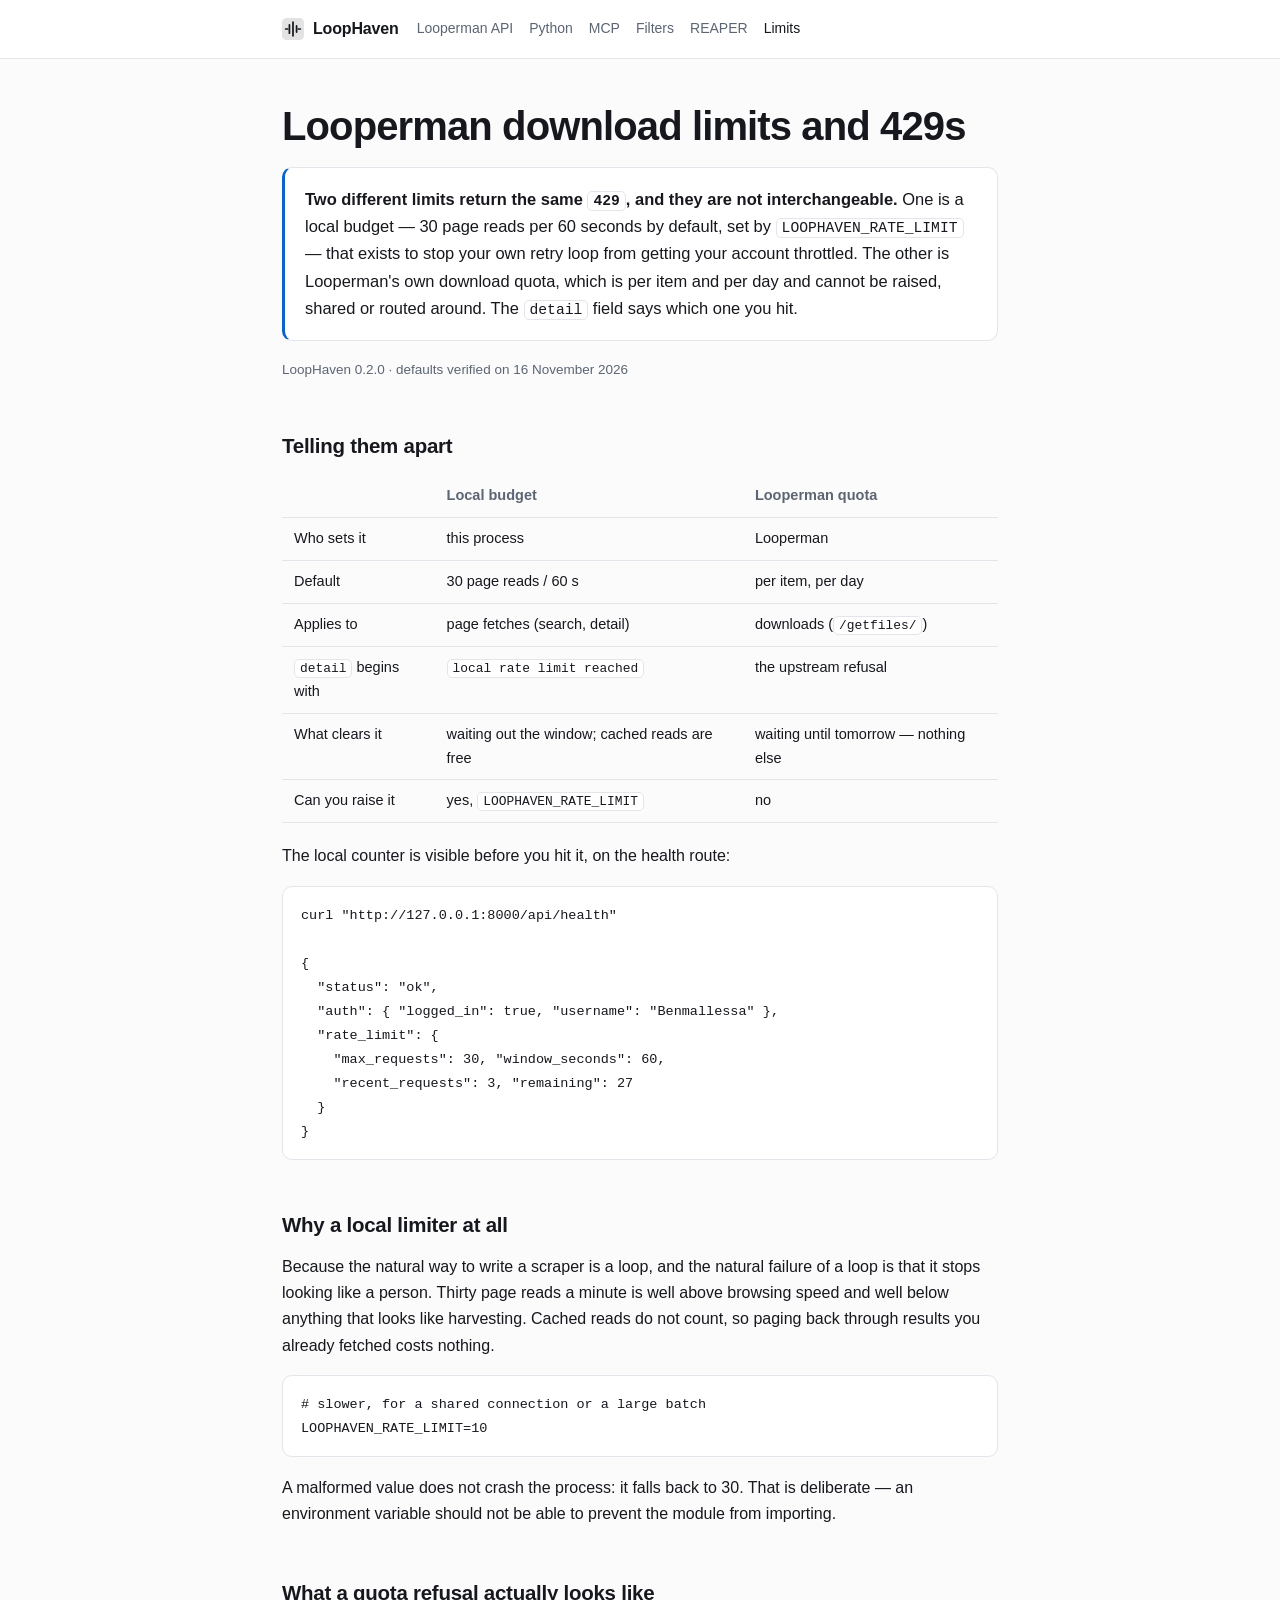
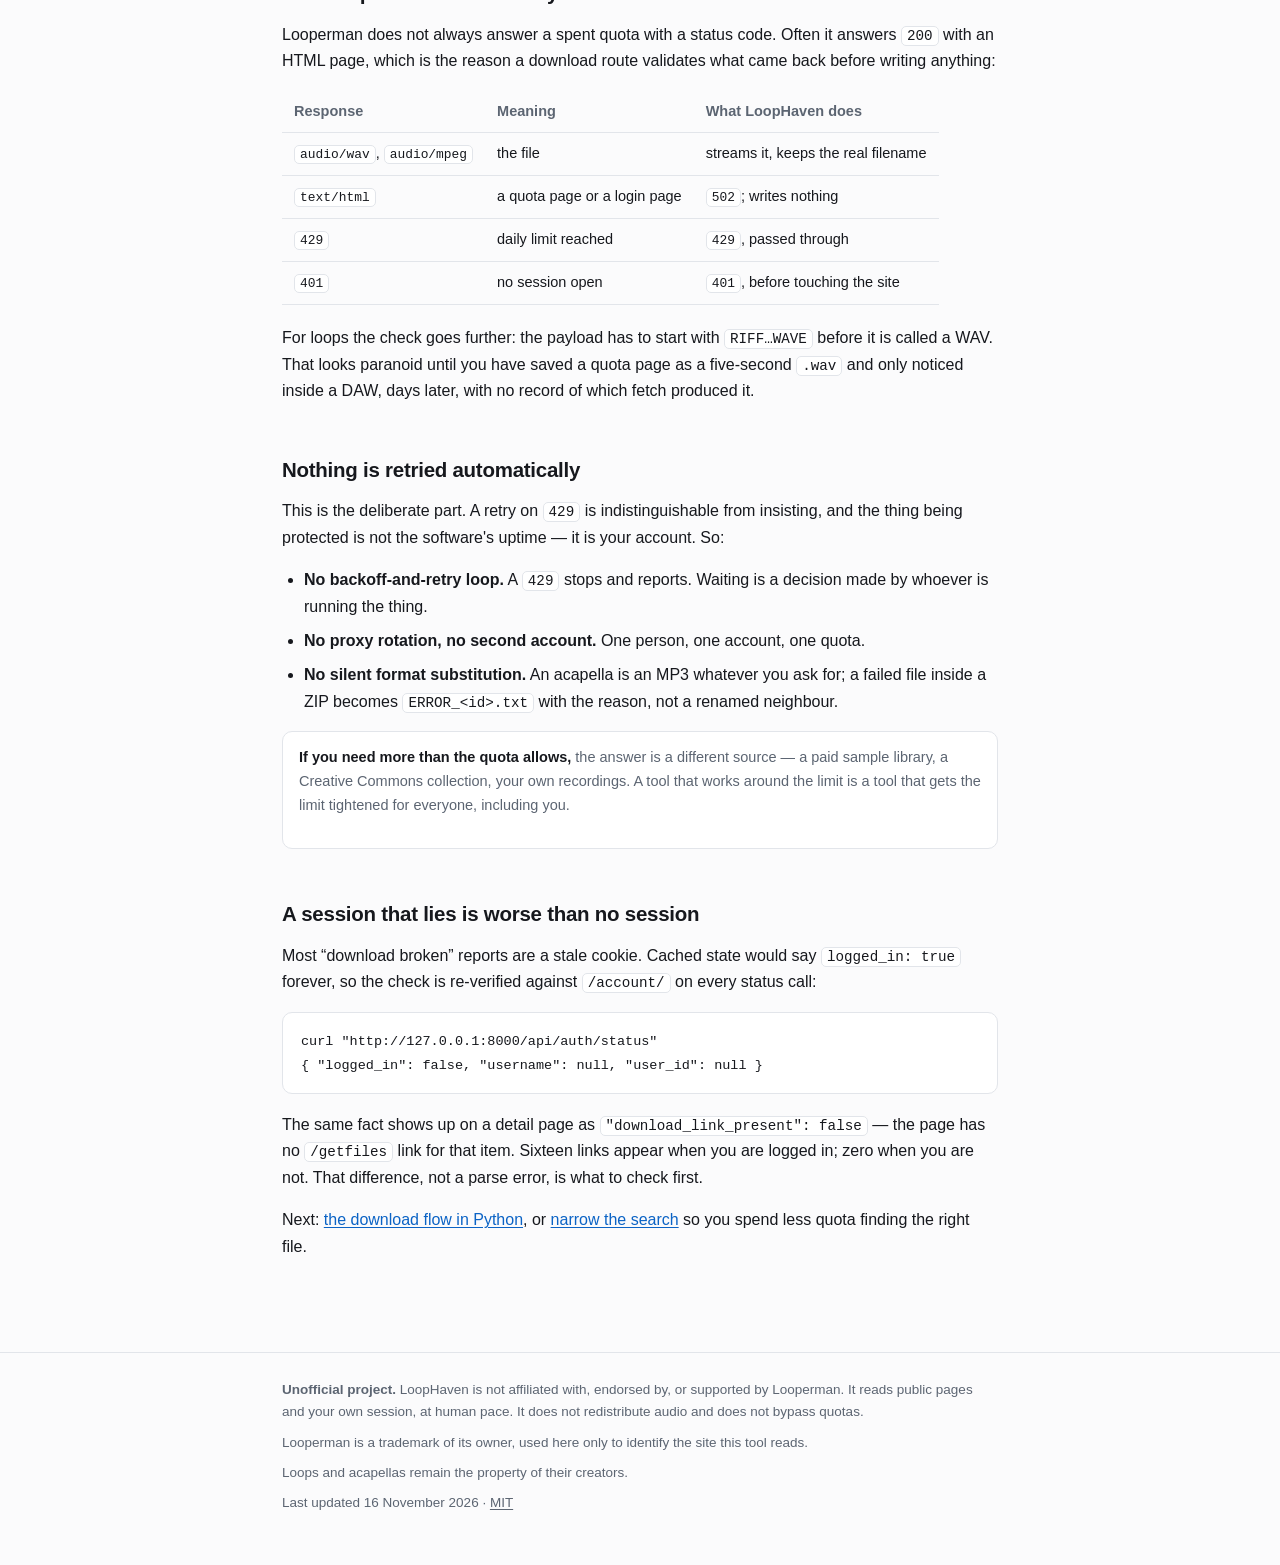
<file: site/limits/index.html>
<!doctype html>
<html lang="en">
<head>
<meta charset="utf-8">
<meta name="viewport" content="width=device-width, initial-scale=1">
<title>Looperman download limits and 429s — LoopHaven</title>
<meta name="description" content="Two different limits answer with the same 429: a local 30-page-reads-per-minute budget you control, and Looperman's own per-item daily download quota. How to tell them apart, and why nothing is retried automatically.">
<link rel="canonical" href="https://mohamed-amine-ben-mallessa.github.io/loop-haven/limits/">
<meta name="robots" content="index,follow,max-snippet:-1,max-image-preview:large">
<meta property="og:type" content="article">
<meta property="og:site_name" content="LoopHaven">
<meta property="og:title" content="Looperman download limits and 429s">
<meta property="og:description" content="A local page-read budget and Looperman's daily download quota both return 429. Here is how to tell them apart.">
<meta property="og:url" content="https://mohamed-amine-ben-mallessa.github.io/loop-haven/limits/">
<meta name="twitter:card" content="summary">
<link rel="icon" href="../assets/mark.svg" type="image/svg+xml">
<link rel="stylesheet" href="../assets/style.css">
<script type="application/ld+json">
{
  "@context": "https://schema.org",
  "@graph": [
    {
      "@type": "TechArticle",
      "@id": "https://mohamed-amine-ben-mallessa.github.io/loop-haven/limits/#article",
      "headline": "Looperman download limits and 429s",
      "description": "Two limits answer with 429: a local page-read budget set by LOOPHAVEN_RATE_LIMIT, and Looperman's per-item daily download quota. Neither is retried automatically.",
      "inLanguage": "en",
      "datePublished": "2026-11-16",
      "dateModified": "2026-11-16",
      "author": { "@id": "https://mohamed-amine-ben-mallessa.github.io/loop-haven/#author" },
      "isPartOf": { "@id": "https://mohamed-amine-ben-mallessa.github.io/loop-haven/#website" },
      "about": { "@type": "Thing", "name": "Looperman download quota" },
      "mentions": { "@id": "https://mohamed-amine-ben-mallessa.github.io/loop-haven/#software" }
    },
    {
      "@type": "Person",
      "@id": "https://mohamed-amine-ben-mallessa.github.io/loop-haven/#author",
      "name": "LoopHaven contributors",
      "url": "https://github.com/mohamed-amine-ben-mallessa"
    },
    {
      "@type": "WebSite",
      "@id": "https://mohamed-amine-ben-mallessa.github.io/loop-haven/#website",
      "url": "https://mohamed-amine-ben-mallessa.github.io/loop-haven/",
      "name": "LoopHaven"
    },
    {
      "@type": "SoftwareApplication",
      "@id": "https://mohamed-amine-ben-mallessa.github.io/loop-haven/#software",
      "name": "LoopHaven",
      "applicationCategory": "DeveloperApplication",
      "license": "https://opensource.org/licenses/MIT",
      "codeRepository": "https://github.com/mohamed-amine-ben-mallessa/loop-haven"
    }
  ]
}
</script>
</head>
<body>

<header class="site-header">
  <div class="wrap">
    <a class="brand" href="../">
      <svg viewBox="0 0 24 24" aria-hidden="true"><rect width="24" height="24" rx="5" fill="currentColor" opacity=".12"/><g stroke="currentColor" stroke-width="1.9" stroke-linecap="round"><path d="M4 12h2.2M17.8 12H20"/><path d="M8.1 7.4v9.2M12 4.6v14.8M15.9 8.6v6.8"/></g></svg>
      LoopHaven
    </a>
    <nav class="site-nav">
      <a href="../looperman-api/">Looperman API</a>
      <a href="../download-loops-python/">Python</a>
      <a href="../mcp/">MCP</a>
      <a href="../filters/">Filters</a>
      <a href="../reaper/">REAPER</a>
      <a href="../limits/" aria-current="page">Limits</a>
    </nav>
  </div>
</header>

<main>
  <div class="wrap">

    <h1>Looperman download limits and 429s</h1>

    <div class="answer">
      <p><strong>Two different limits return the same <code>429</code>, and they
      are not interchangeable.</strong> One is a local budget — 30 page reads per
      60 seconds by default, set by <code>LOOPHAVEN_RATE_LIMIT</code> — that exists
      to stop your own retry loop from getting your account throttled. The other is
      Looperman's own download quota, which is per item and per day and cannot be
      raised, shared or routed around. The <code>detail</code> field says which one
      you hit.</p>
    </div>

    <p class="meta">LoopHaven 0.2.0 · defaults verified on 16 November 2026</p>

    <h2>Telling them apart</h2>

    <table>
      <thead><tr><th></th><th>Local budget</th><th>Looperman quota</th></tr></thead>
      <tbody>
        <tr><td>Who sets it</td><td>this process</td><td>Looperman</td></tr>
        <tr><td>Default</td><td>30 page reads / 60 s</td><td>per item, per day</td></tr>
        <tr><td>Applies to</td><td>page fetches (search, detail)</td><td>downloads (<code>/getfiles/</code>)</td></tr>
        <tr><td><code>detail</code> begins with</td><td><code>local rate limit reached</code></td><td>the upstream refusal</td></tr>
        <tr><td>What clears it</td><td>waiting out the window; cached reads are free</td><td>waiting until tomorrow — nothing else</td></tr>
        <tr><td>Can you raise it</td><td>yes, <code>LOOPHAVEN_RATE_LIMIT</code></td><td>no</td></tr>
      </tbody>
    </table>

    <p>The local counter is visible before you hit it, on the health route:</p>

<pre><code>curl "http://127.0.0.1:8000/api/health"

{
  "status": "ok",
  "auth": { "logged_in": true, "username": "Benmallessa" },
  "rate_limit": {
    "max_requests": 30, "window_seconds": 60,
    "recent_requests": 3, "remaining": 27
  }
}</code></pre>

    <h2>Why a local limiter at all</h2>

    <p>Because the natural way to write a scraper is a loop, and the natural
    failure of a loop is that it stops looking like a person. Thirty page reads a
    minute is well above browsing speed and well below anything that looks like
    harvesting. Cached reads do not count, so paging back through results you
    already fetched costs nothing.</p>

<pre><code># slower, for a shared connection or a large batch
LOOPHAVEN_RATE_LIMIT=10</code></pre>

    <p>A malformed value does not crash the process: it falls back to 30. That is
    deliberate — an environment variable should not be able to prevent the module
    from importing.</p>

    <h2>What a quota refusal actually looks like</h2>

    <p>Looperman does not always answer a spent quota with a status code. Often it
    answers <code>200</code> with an HTML page, which is the reason a download
    route validates what came back before writing anything:</p>

    <table>
      <thead><tr><th>Response</th><th>Meaning</th><th>What LoopHaven does</th></tr></thead>
      <tbody>
        <tr><td><code>audio/wav</code>, <code>audio/mpeg</code></td><td>the file</td><td>streams it, keeps the real filename</td></tr>
        <tr><td><code>text/html</code></td><td>a quota page or a login page</td><td><code>502</code>; writes nothing</td></tr>
        <tr><td><code>429</code></td><td>daily limit reached</td><td><code>429</code>, passed through</td></tr>
        <tr><td><code>401</code></td><td>no session open</td><td><code>401</code>, before touching the site</td></tr>
      </tbody>
    </table>

    <p>For loops the check goes further: the payload has to start with
    <code>RIFF…WAVE</code> before it is called a WAV. That looks paranoid until you
    have saved a quota page as a five-second <code>.wav</code> and only noticed
    inside a DAW, days later, with no record of which fetch produced it.</p>

    <h2>Nothing is retried automatically</h2>

    <p>This is the deliberate part. A retry on <code>429</code> is
    indistinguishable from insisting, and the thing being protected is not the
    software's uptime — it is your account. So:</p>

    <ul>
      <li><strong>No backoff-and-retry loop.</strong> A <code>429</code> stops and
      reports. Waiting is a decision made by whoever is running the thing.</li>
      <li><strong>No proxy rotation, no second account.</strong> One person, one
      account, one quota.</li>
      <li><strong>No silent format substitution.</strong> An acapella is an MP3
      whatever you ask for; a failed file inside a ZIP becomes
      <code>ERROR_&lt;id&gt;.txt</code> with the reason, not a renamed
      neighbour.</li>
    </ul>

    <div class="note">
      <p><strong>If you need more than the quota allows,</strong> the answer is a
      different source — a paid sample library, a Creative Commons collection, your
      own recordings. A tool that works around the limit is a tool that gets the
      limit tightened for everyone, including you.</p>
    </div>

    <h2>A session that lies is worse than no session</h2>

    <p>Most &ldquo;download broken&rdquo; reports are a stale cookie. Cached state
    would say <code>logged_in: true</code> forever, so the check is re-verified
    against <code>/account/</code> on every status call:</p>

<pre><code>curl "http://127.0.0.1:8000/api/auth/status"
{ "logged_in": false, "username": null, "user_id": null }</code></pre>

    <p>The same fact shows up on a detail page as
    <code>"download_link_present": false</code> — the page has no
    <code>/getfiles</code> link for that item. Sixteen links appear when you are
    logged in; zero when you are not. That difference, not a parse error, is what
    to check first.</p>

    <p>Next: <a href="../download-loops-python/">the download flow in Python</a>,
    or <a href="../filters/">narrow the search</a> so you spend less quota finding
    the right file.</p>

  </div>
</main>

<footer class="site-footer">
  <div class="wrap">
    <p><strong>Unofficial project.</strong> LoopHaven is not affiliated with,
    endorsed by, or supported by Looperman. It reads public pages and your own
    session, at human pace. It does not redistribute audio and does not bypass
    quotas.</p>
    <p>Looperman is a trademark of its owner, used here only to identify the site
    this tool reads.</p>
    <p>Loops and acapellas remain the property of their creators.</p>
    <p>Last updated 16 November 2026 · <a href="https://github.com/mohamed-amine-ben-mallessa/loop-haven/blob/main/LICENSE">MIT</a></p>
  </div>
</footer>

</body>
</html>
</file>
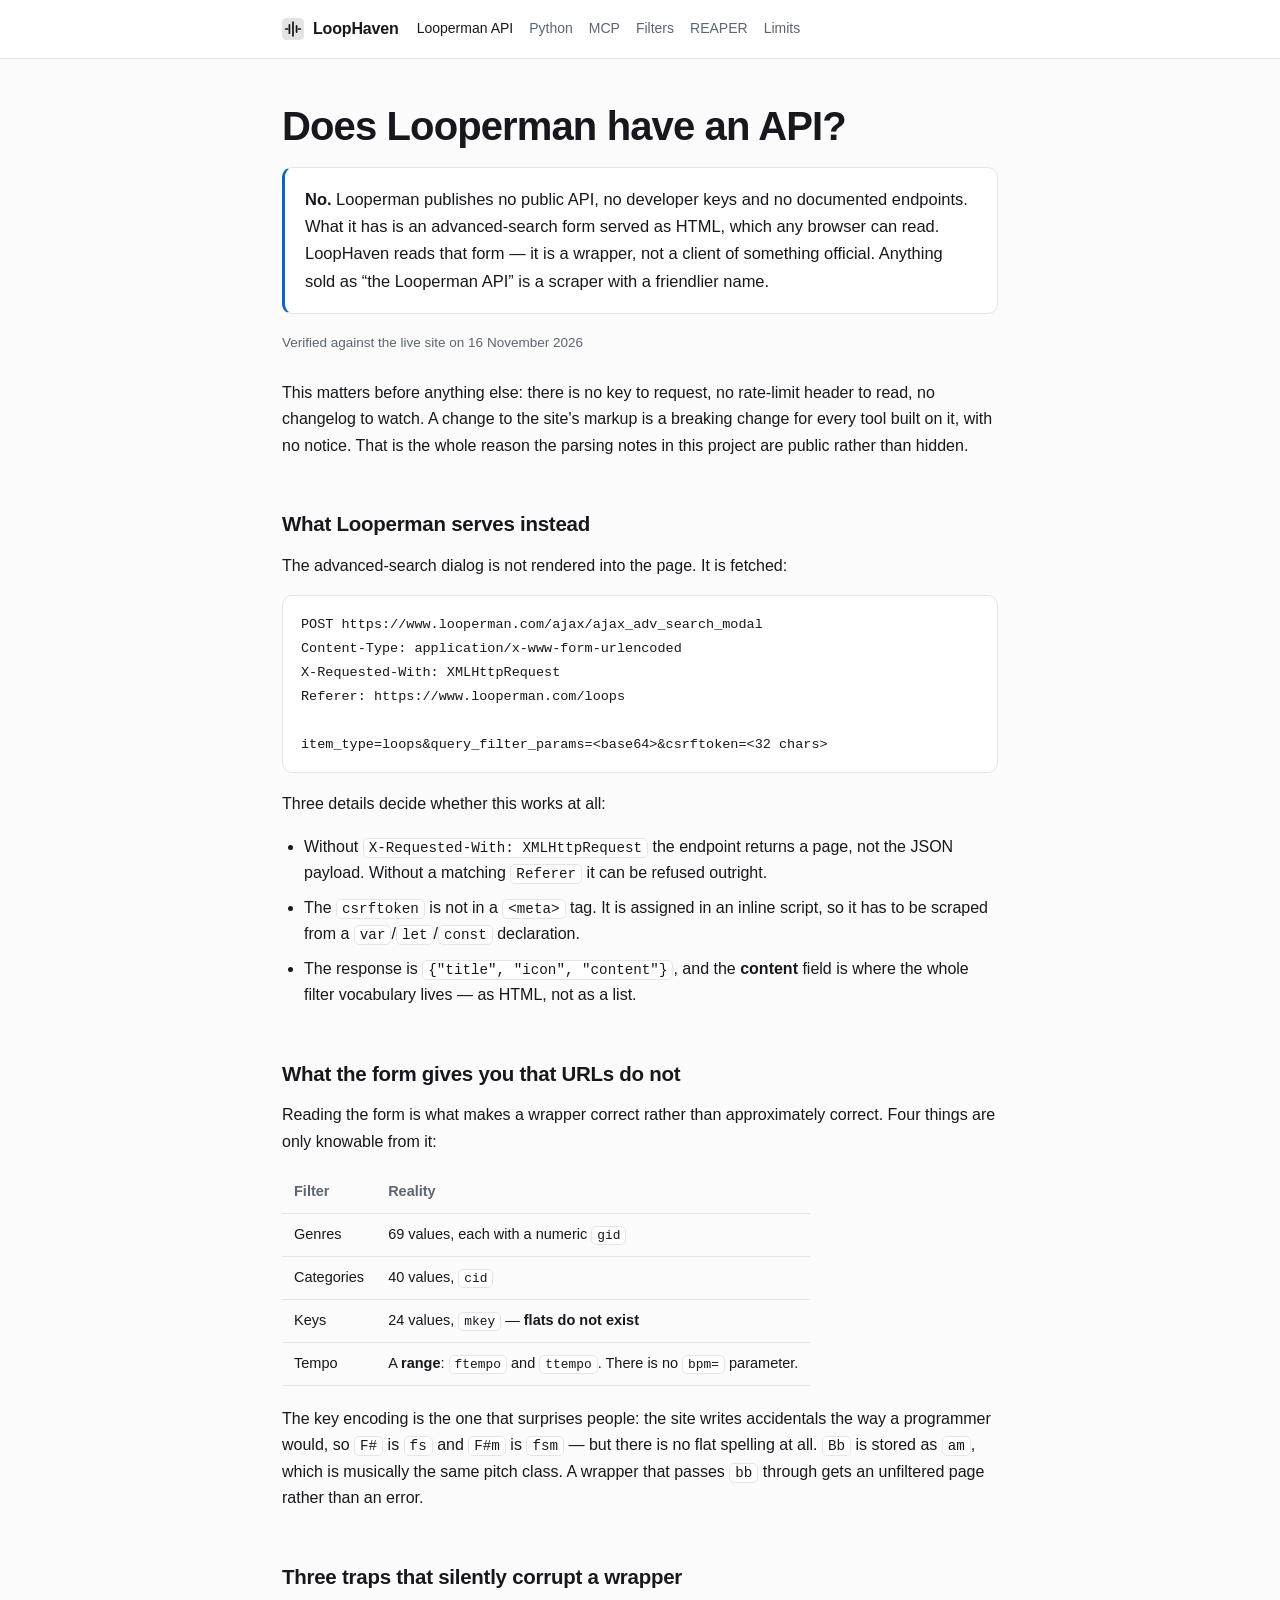
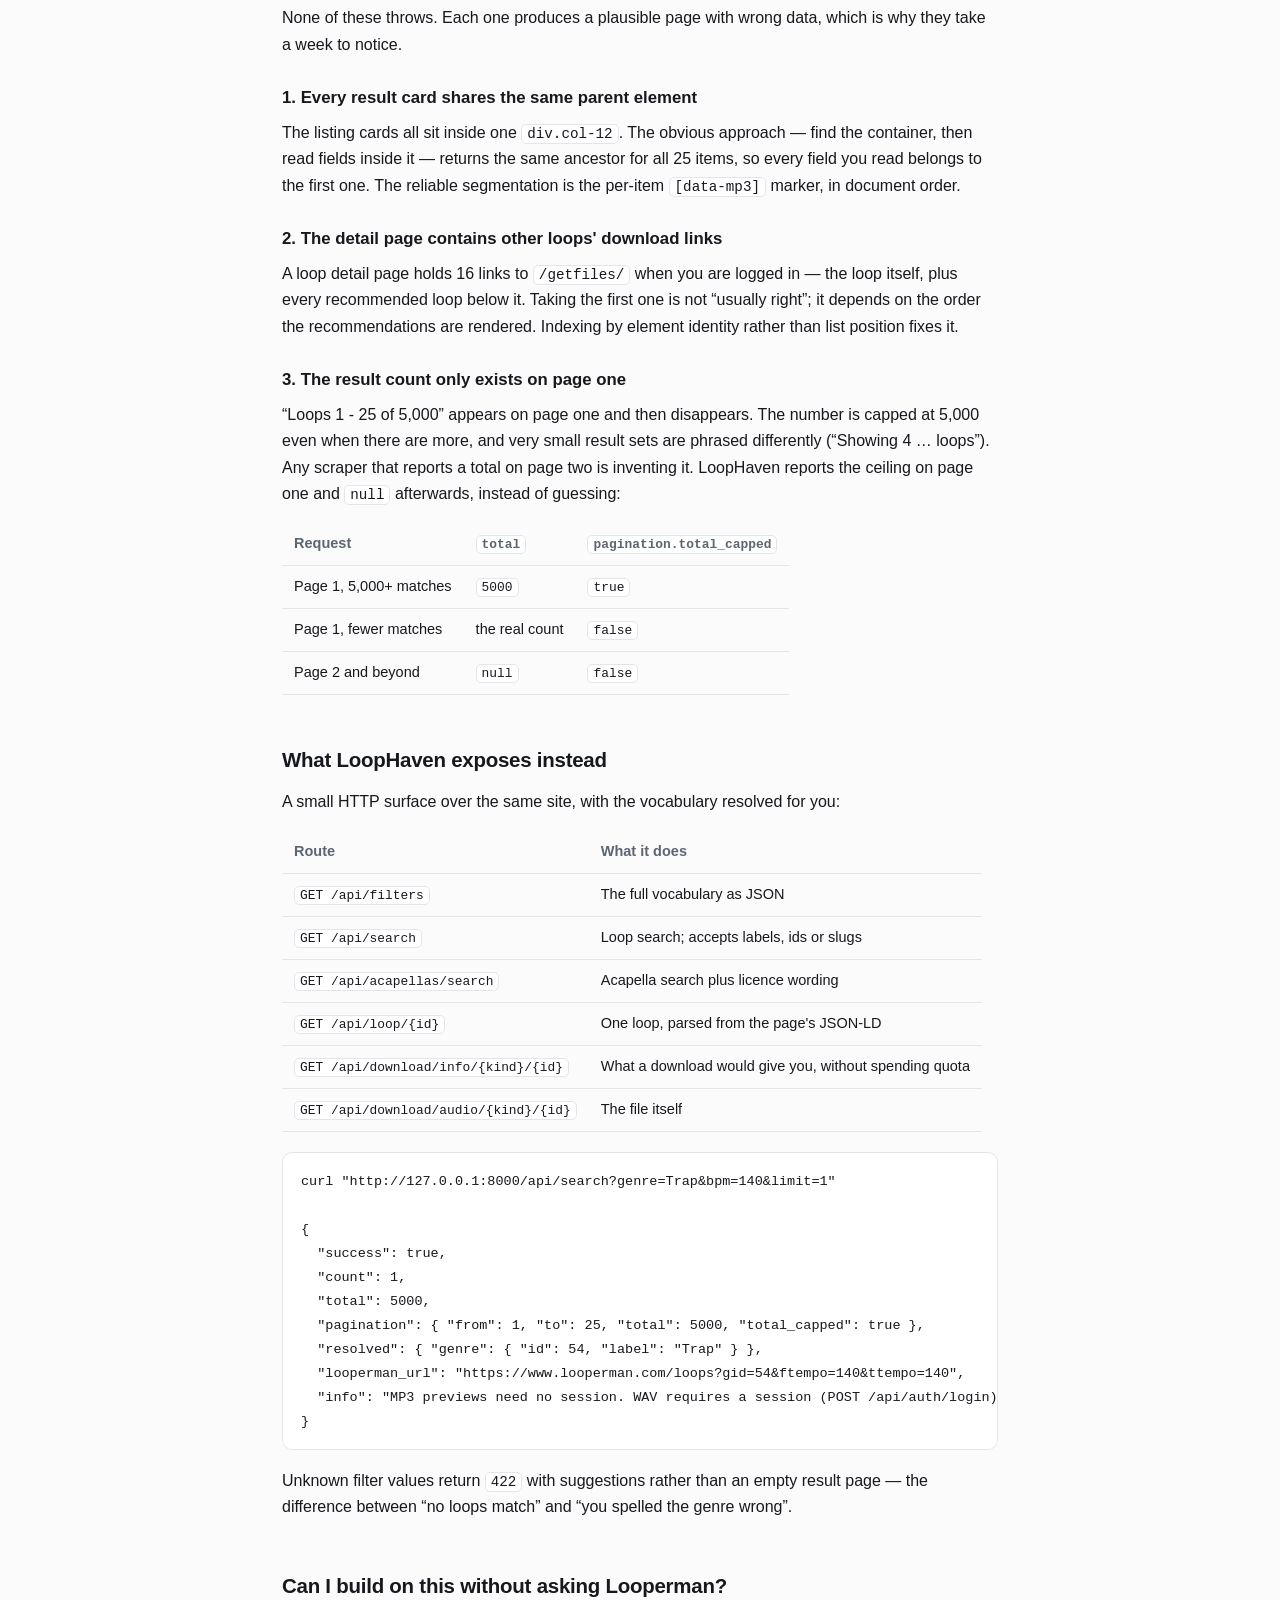
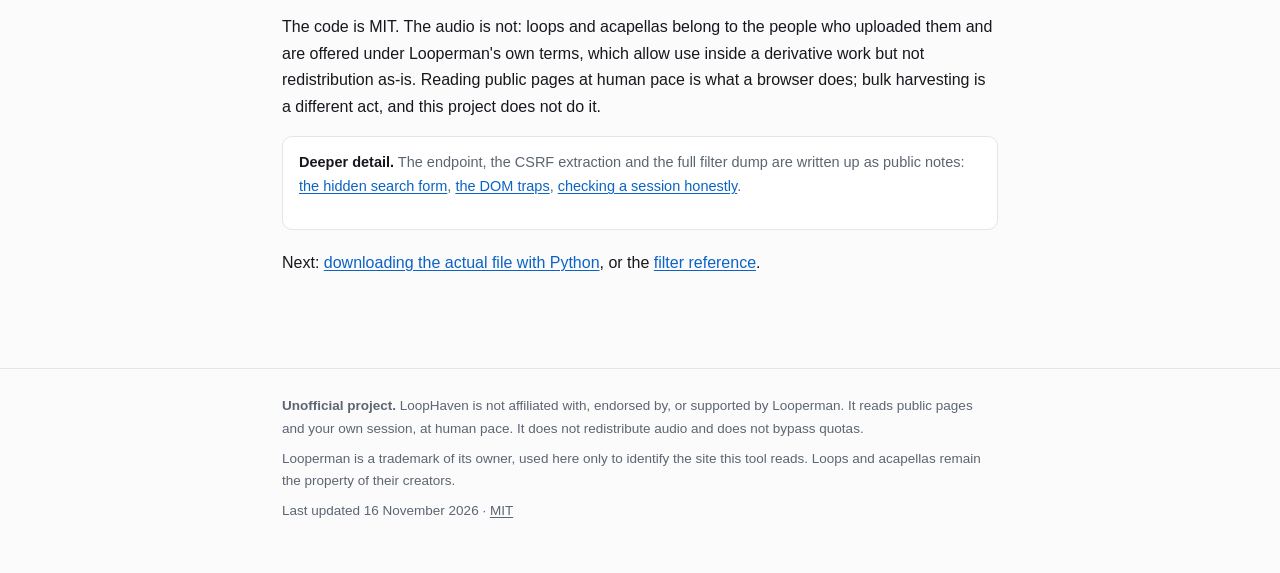
<file: site/looperman-api/index.html>
<!doctype html>
<html lang="en">
<head>
<meta charset="utf-8">
<meta name="viewport" content="width=device-width, initial-scale=1">
<title>Does Looperman have an API? (2026) — LoopHaven</title>
<meta name="description" content="No. Looperman publishes no public API and no developer keys. What it has is an advanced-search form served as HTML — which is what LoopHaven reads. Here is what that form returns, and the three traps that break naive wrappers.">
<link rel="canonical" href="https://mohamed-amine-ben-mallessa.github.io/loop-haven/looperman-api/">
<meta name="robots" content="index,follow,max-snippet:-1,max-image-preview:large">
<meta property="og:type" content="article">
<meta property="og:site_name" content="LoopHaven">
<meta property="og:title" content="Does Looperman have an API?">
<meta property="og:description" content="No public API, no keys, no documented endpoints. What exists instead, and the traps that break a naive wrapper.">
<meta property="og:url" content="https://mohamed-amine-ben-mallessa.github.io/loop-haven/looperman-api/">
<meta name="twitter:card" content="summary">
<link rel="icon" href="../assets/mark.svg" type="image/svg+xml">
<link rel="stylesheet" href="../assets/style.css">
<script type="application/ld+json">
{
  "@context": "https://schema.org",
  "@graph": [
    {
      "@type": "TechArticle",
      "@id": "https://mohamed-amine-ben-mallessa.github.io/loop-haven/looperman-api/#article",
      "headline": "Does Looperman have an API?",
      "description": "Looperman has no public API. This documents what the site serves instead — its advanced-search form — and the three structural traps that break naive wrappers.",
      "inLanguage": "en",
      "datePublished": "2026-11-16",
      "dateModified": "2026-11-16",
      "author": { "@id": "https://mohamed-amine-ben-mallessa.github.io/loop-haven/#author" },
      "publisher": { "@id": "https://mohamed-amine-ben-mallessa.github.io/loop-haven/#author" },
      "isPartOf": { "@id": "https://mohamed-amine-ben-mallessa.github.io/loop-haven/#website" },
      "about": { "@type": "Thing", "name": "Looperman", "sameAs": "https://www.looperman.com" },
      "mentions": { "@id": "https://mohamed-amine-ben-mallessa.github.io/loop-haven/#software" }
    },
    {
      "@type": "Person",
      "@id": "https://mohamed-amine-ben-mallessa.github.io/loop-haven/#author",
      "name": "LoopHaven contributors",
      "url": "https://github.com/mohamed-amine-ben-mallessa"
    },
    {
      "@type": "WebSite",
      "@id": "https://mohamed-amine-ben-mallessa.github.io/loop-haven/#website",
      "url": "https://mohamed-amine-ben-mallessa.github.io/loop-haven/",
      "name": "LoopHaven"
    },
    {
      "@type": "SoftwareApplication",
      "@id": "https://mohamed-amine-ben-mallessa.github.io/loop-haven/#software",
      "name": "LoopHaven",
      "applicationCategory": "DeveloperApplication",
      "operatingSystem": "Windows, macOS, Linux",
      "license": "https://opensource.org/licenses/MIT",
      "codeRepository": "https://github.com/mohamed-amine-ben-mallessa/loop-haven",
      "sameAs": ["https://github.com/mohamed-amine-ben-mallessa/loop-haven", "https://pypi.org/project/loophaven/"]
    }
  ]
}
</script>
</head>
<body>

<header class="site-header">
  <div class="wrap">
    <a class="brand" href="../">
      <svg viewBox="0 0 24 24" aria-hidden="true"><rect width="24" height="24" rx="5" fill="currentColor" opacity=".12"/><g stroke="currentColor" stroke-width="1.9" stroke-linecap="round"><path d="M4 12h2.2M17.8 12H20"/><path d="M8.1 7.4v9.2M12 4.6v14.8M15.9 8.6v6.8"/></g></svg>
      LoopHaven
    </a>
    <nav class="site-nav">
      <a href="../looperman-api/" aria-current="page">Looperman API</a>
      <a href="../download-loops-python/">Python</a>
      <a href="../mcp/">MCP</a>
      <a href="../filters/">Filters</a>
      <a href="../reaper/">REAPER</a>
      <a href="../limits/">Limits</a>
    </nav>
  </div>
</header>

<main>
  <div class="wrap">

    <h1>Does Looperman have an API?</h1>

    <div class="answer">
      <p><strong>No.</strong> Looperman publishes no public API, no developer keys
      and no documented endpoints. What it has is an advanced-search form served
      as HTML, which any browser can read. LoopHaven reads that form — it is a
      wrapper, not a client of something official. Anything sold as &ldquo;the
      Looperman API&rdquo; is a scraper with a friendlier name.</p>
    </div>

    <p class="meta">Verified against the live site on 16 November 2026</p>

    <p>This matters before anything else: there is no key to request, no rate-limit
    header to read, no changelog to watch. A change to the site's markup is a
    breaking change for every tool built on it, with no notice. That is the whole
    reason the parsing notes in this project are public rather than hidden.</p>

    <h2>What Looperman serves instead</h2>

    <p>The advanced-search dialog is not rendered into the page. It is fetched:</p>

<pre><code>POST https://www.looperman.com/ajax/ajax_adv_search_modal
Content-Type: application/x-www-form-urlencoded
X-Requested-With: XMLHttpRequest
Referer: https://www.looperman.com/loops

item_type=loops&amp;query_filter_params=&lt;base64&gt;&amp;csrftoken=&lt;32 chars&gt;</code></pre>

    <p>Three details decide whether this works at all:</p>

    <ul>
      <li>Without <code>X-Requested-With: XMLHttpRequest</code> the endpoint returns
      a page, not the JSON payload. Without a matching <code>Referer</code> it can
      be refused outright.</li>
      <li>The <code>csrftoken</code> is not in a <code>&lt;meta&gt;</code> tag. It is
      assigned in an inline script, so it has to be scraped from a
      <code>var</code>/<code>let</code>/<code>const</code> declaration.</li>
      <li>The response is <code>{"title", "icon", "content"}</code>, and the
      <strong>content</strong> field is where the whole filter vocabulary lives —
      as HTML, not as a list.</li>
    </ul>

    <h2>What the form gives you that URLs do not</h2>

    <p>Reading the form is what makes a wrapper correct rather than approximately
    correct. Four things are only knowable from it:</p>

    <table>
      <thead><tr><th>Filter</th><th>Reality</th></tr></thead>
      <tbody>
        <tr><td>Genres</td><td>69 values, each with a numeric <code>gid</code></td></tr>
        <tr><td>Categories</td><td>40 values, <code>cid</code></td></tr>
        <tr><td>Keys</td><td>24 values, <code>mkey</code> — <strong>flats do not exist</strong></td></tr>
        <tr><td>Tempo</td><td>A <strong>range</strong>: <code>ftempo</code> and <code>ttempo</code>. There is no <code>bpm=</code> parameter.</td></tr>
      </tbody>
    </table>

    <p>The key encoding is the one that surprises people: the site writes accidentals
    the way a programmer would, so <code>F#</code> is <code>fs</code> and
    <code>F#m</code> is <code>fsm</code> — but there is no flat spelling at all.
    <code>Bb</code> is stored as <code>am</code>, which is musically the same pitch
    class. A wrapper that passes <code>bb</code> through gets an unfiltered page
    rather than an error.</p>

    <h2>Three traps that silently corrupt a wrapper</h2>

    <p>None of these throws. Each one produces a plausible page with wrong data,
    which is why they take a week to notice.</p>

    <h3>1. Every result card shares the same parent element</h3>

    <p>The listing cards all sit inside one <code>div.col-12</code>. The obvious
    approach — find the container, then read fields inside it — returns the same
    ancestor for all 25 items, so every field you read belongs to the first one.
    The reliable segmentation is the per-item <code>[data-mp3]</code> marker, in
    document order.</p>

    <h3>2. The detail page contains other loops' download links</h3>

    <p>A loop detail page holds 16 links to <code>/getfiles/</code> when you are
    logged in — the loop itself, plus every recommended loop below it. Taking the
    first one is not &ldquo;usually right&rdquo;; it depends on the order the
    recommendations are rendered. Indexing by element identity rather than list
    position fixes it.</p>

    <h3>3. The result count only exists on page one</h3>

    <p>&ldquo;Loops 1 - 25 of 5,000&rdquo; appears on page one and then disappears.
    The number is capped at 5,000 even when there are more, and very small result
    sets are phrased differently (&ldquo;Showing 4 … loops&rdquo;). Any scraper
    that reports a total on page two is inventing it. LoopHaven reports the ceiling
    on page one and <code>null</code> afterwards, instead of guessing:</p>

    <table>
      <thead><tr><th>Request</th><th><code>total</code></th><th><code>pagination.total_capped</code></th></tr></thead>
      <tbody>
        <tr><td>Page 1, 5,000+ matches</td><td><code>5000</code></td><td><code>true</code></td></tr>
        <tr><td>Page 1, fewer matches</td><td>the real count</td><td><code>false</code></td></tr>
        <tr><td>Page 2 and beyond</td><td><code>null</code></td><td><code>false</code></td></tr>
      </tbody>
    </table>

    <h2>What LoopHaven exposes instead</h2>

    <p>A small HTTP surface over the same site, with the vocabulary resolved for
    you:</p>

    <table>
      <thead><tr><th>Route</th><th>What it does</th></tr></thead>
      <tbody>
        <tr><td><code>GET /api/filters</code></td><td>The full vocabulary as JSON</td></tr>
        <tr><td><code>GET /api/search</code></td><td>Loop search; accepts labels, ids or slugs</td></tr>
        <tr><td><code>GET /api/acapellas/search</code></td><td>Acapella search plus licence wording</td></tr>
        <tr><td><code>GET /api/loop/{id}</code></td><td>One loop, parsed from the page's JSON-LD</td></tr>
        <tr><td><code>GET /api/download/info/{kind}/{id}</code></td><td>What a download would give you, without spending quota</td></tr>
        <tr><td><code>GET /api/download/audio/{kind}/{id}</code></td><td>The file itself</td></tr>
      </tbody>
    </table>

<pre><code>curl "http://127.0.0.1:8000/api/search?genre=Trap&amp;bpm=140&amp;limit=1"

{
  "success": true,
  "count": 1,
  "total": 5000,
  "pagination": { "from": 1, "to": 25, "total": 5000, "total_capped": true },
  "resolved": { "genre": { "id": 54, "label": "Trap" } },
  "looperman_url": "https://www.looperman.com/loops?gid=54&amp;ftempo=140&amp;ttempo=140",
  "info": "MP3 previews need no session. WAV requires a session (POST /api/auth/login)."
}</code></pre>

    <p>Unknown filter values return <code>422</code> with suggestions rather than an
    empty result page — the difference between &ldquo;no loops match&rdquo; and
    &ldquo;you spelled the genre wrong&rdquo;.</p>

    <h2>Can I build on this without asking Looperman?</h2>

    <p>The code is MIT. The audio is not: loops and acapellas belong to the people
    who uploaded them and are offered under Looperman's own terms, which allow use
    inside a derivative work but not redistribution as-is. Reading public pages at
    human pace is what a browser does; bulk harvesting is a different act, and this
    project does not do it.</p>

    <div class="note">
      <p><strong>Deeper detail.</strong> The endpoint, the CSRF extraction and the
      full filter dump are written up as public notes:
      <a href="https://gist.github.com/mohamed-amine-ben-mallessa/03c051d6184044f72298466ef1df0c9e">the hidden search form</a>,
      <a href="https://gist.github.com/mohamed-amine-ben-mallessa/d80cf3eeea46178e0206dbfcfb98f6f6">the DOM traps</a>,
      <a href="https://gist.github.com/mohamed-amine-ben-mallessa/44aba43ba111189bc5aa0b10ea71baea">checking a session honestly</a>.</p>
    </div>

    <p>Next: <a href="../download-loops-python/">downloading the actual file with Python</a>,
    or the <a href="../filters/">filter reference</a>.</p>

  </div>
</main>

<footer class="site-footer">
  <div class="wrap">
    <p><strong>Unofficial project.</strong> LoopHaven is not affiliated with,
    endorsed by, or supported by Looperman. It reads public pages and your own
    session, at human pace. It does not redistribute audio and does not bypass
    quotas.</p>
    <p>Looperman is a trademark of its owner, used here only to identify the site
    this tool reads. Loops and acapellas remain the property of their creators.</p>
    <p>Last updated 16 November 2026 · <a href="https://github.com/mohamed-amine-ben-mallessa/loop-haven/blob/main/LICENSE">MIT</a></p>
  </div>
</footer>

</body>
</html>
</file>
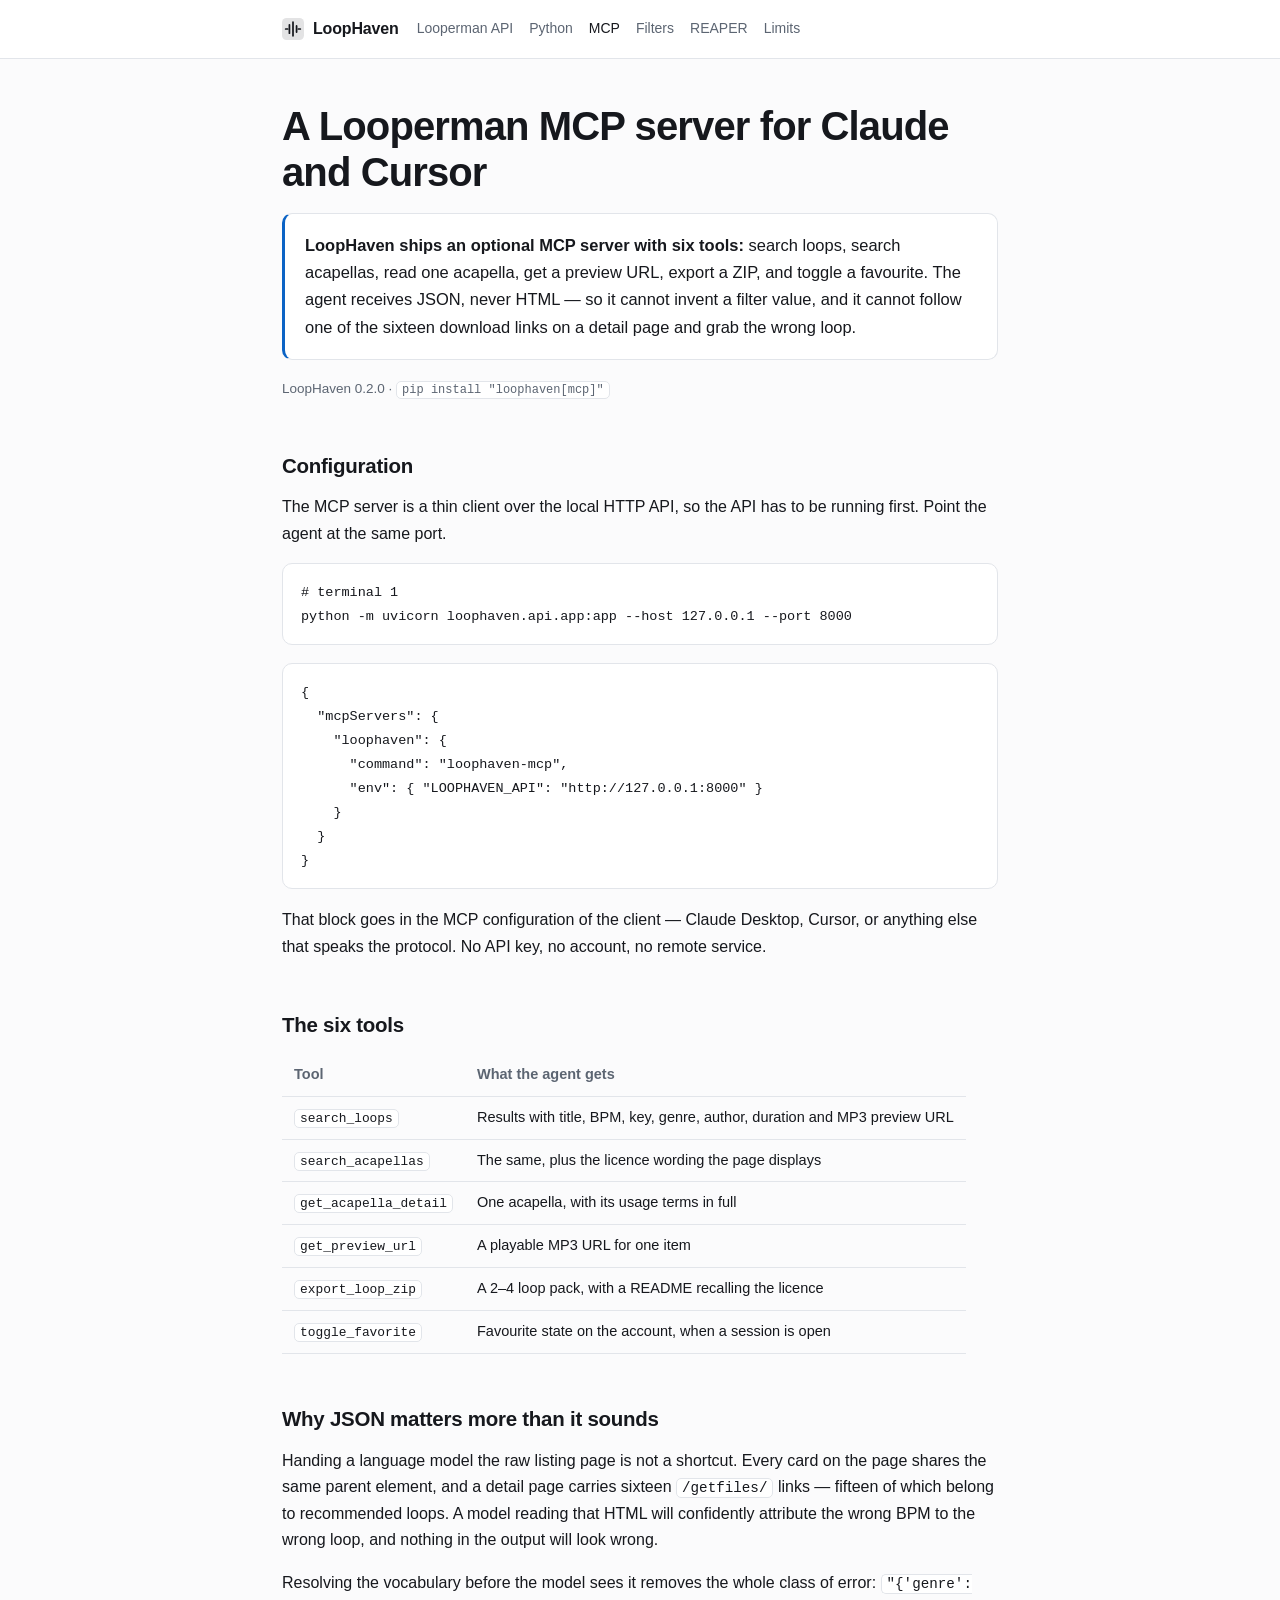
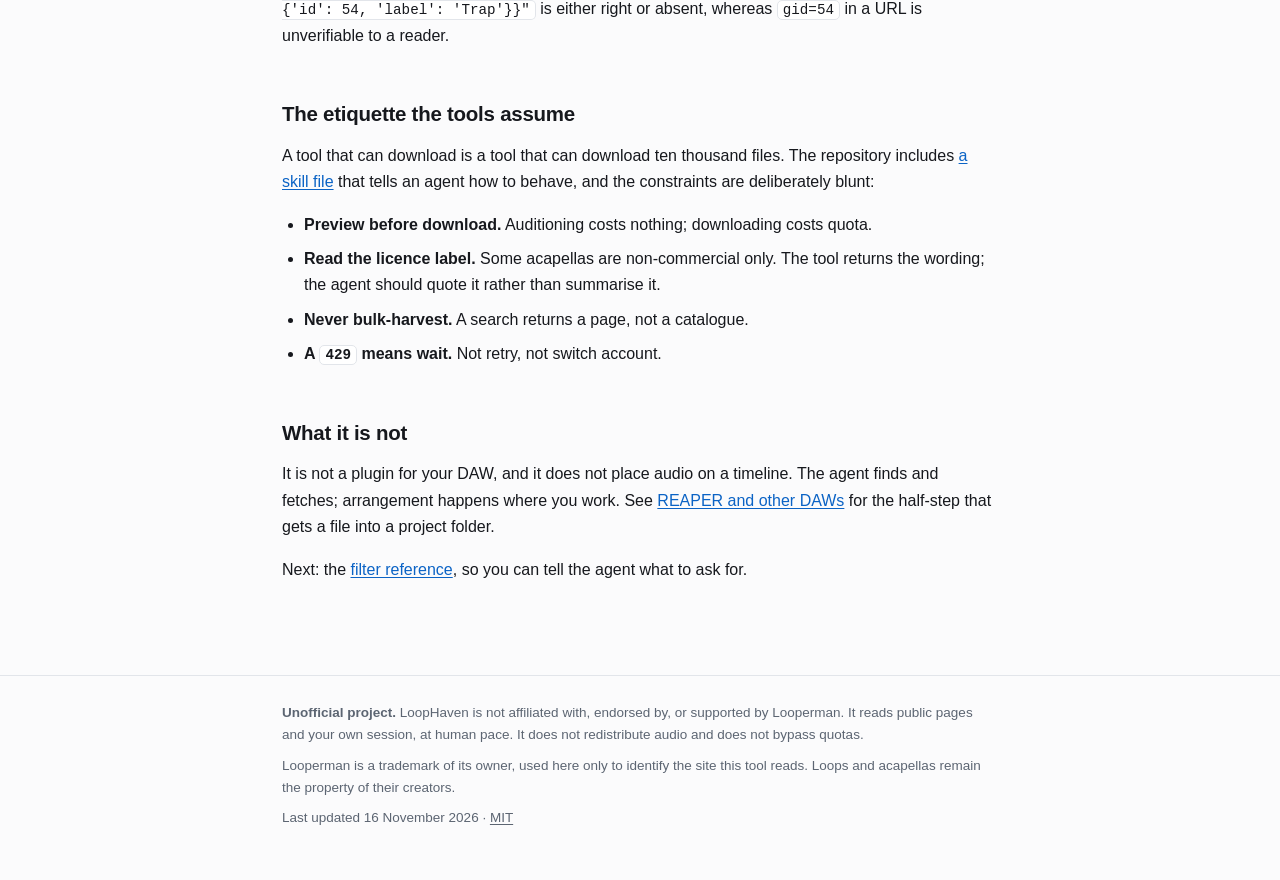
<file: site/mcp/index.html>
<!doctype html>
<html lang="en">
<head>
<meta charset="utf-8">
<meta name="viewport" content="width=device-width, initial-scale=1">
<title>Looperman MCP server for Claude and Cursor — LoopHaven</title>
<meta name="description" content="Six MCP tools that let an AI agent search Looperman loops and acapellas, read a detail page, get a preview URL and export a ZIP. The agent sees JSON, never HTML.">
<link rel="canonical" href="https://mohamed-amine-ben-mallessa.github.io/loop-haven/mcp/">
<meta name="robots" content="index,follow,max-snippet:-1,max-image-preview:large">
<meta property="og:type" content="article">
<meta property="og:site_name" content="LoopHaven">
<meta property="og:title" content="A Looperman MCP server for Claude and Cursor">
<meta property="og:description" content="Six tools, one config block. The agent gets JSON, so it cannot invent a filter value or follow the wrong download link.">
<meta property="og:url" content="https://mohamed-amine-ben-mallessa.github.io/loop-haven/mcp/">
<meta name="twitter:card" content="summary">
<link rel="icon" href="../assets/mark.svg" type="image/svg+xml">
<link rel="stylesheet" href="../assets/style.css">
<script type="application/ld+json">
{
  "@context": "https://schema.org",
  "@graph": [
    {
      "@type": "TechArticle",
      "@id": "https://mohamed-amine-ben-mallessa.github.io/loop-haven/mcp/#article",
      "headline": "A Looperman MCP server for Claude and Cursor",
      "description": "LoopHaven ships an optional Model Context Protocol server with six tools for searching Looperman loops and acapellas from an AI agent.",
      "inLanguage": "en",
      "datePublished": "2026-11-16",
      "dateModified": "2026-11-16",
      "author": { "@id": "https://mohamed-amine-ben-mallessa.github.io/loop-haven/#author" },
      "isPartOf": { "@id": "https://mohamed-amine-ben-mallessa.github.io/loop-haven/#website" },
      "mentions": { "@id": "https://mohamed-amine-ben-mallessa.github.io/loop-haven/#software" }
    },
    {
      "@type": "Person",
      "@id": "https://mohamed-amine-ben-mallessa.github.io/loop-haven/#author",
      "name": "LoopHaven contributors",
      "url": "https://github.com/mohamed-amine-ben-mallessa"
    },
    {
      "@type": "WebSite",
      "@id": "https://mohamed-amine-ben-mallessa.github.io/loop-haven/#website",
      "url": "https://mohamed-amine-ben-mallessa.github.io/loop-haven/",
      "name": "LoopHaven"
    },
    {
      "@type": "SoftwareApplication",
      "@id": "https://mohamed-amine-ben-mallessa.github.io/loop-haven/#software",
      "name": "LoopHaven",
      "applicationCategory": "DeveloperApplication",
      "license": "https://opensource.org/licenses/MIT",
      "codeRepository": "https://github.com/mohamed-amine-ben-mallessa/loop-haven"
    }
  ]
}
</script>
</head>
<body>

<header class="site-header">
  <div class="wrap">
    <a class="brand" href="../">
      <svg viewBox="0 0 24 24" aria-hidden="true"><rect width="24" height="24" rx="5" fill="currentColor" opacity=".12"/><g stroke="currentColor" stroke-width="1.9" stroke-linecap="round"><path d="M4 12h2.2M17.8 12H20"/><path d="M8.1 7.4v9.2M12 4.6v14.8M15.9 8.6v6.8"/></g></svg>
      LoopHaven
    </a>
    <nav class="site-nav">
      <a href="../looperman-api/">Looperman API</a>
      <a href="../download-loops-python/">Python</a>
      <a href="../mcp/" aria-current="page">MCP</a>
      <a href="../filters/">Filters</a>
      <a href="../reaper/">REAPER</a>
      <a href="../limits/">Limits</a>
    </nav>
  </div>
</header>

<main>
  <div class="wrap">

    <h1>A Looperman MCP server for Claude and Cursor</h1>

    <div class="answer">
      <p><strong>LoopHaven ships an optional MCP server with six tools:</strong>
      search loops, search acapellas, read one acapella, get a preview URL, export a
      ZIP, and toggle a favourite. The agent receives JSON, never HTML — so it
      cannot invent a filter value, and it cannot follow one of the sixteen
      download links on a detail page and grab the wrong loop.</p>
    </div>

    <p class="meta">LoopHaven 0.2.0 · <code>pip install "loophaven[mcp]"</code></p>

    <h2>Configuration</h2>

    <p>The MCP server is a thin client over the local HTTP API, so the API has to
    be running first. Point the agent at the same port.</p>

<pre><code># terminal 1
python -m uvicorn loophaven.api.app:app --host 127.0.0.1 --port 8000</code></pre>

<pre><code>{
  "mcpServers": {
    "loophaven": {
      "command": "loophaven-mcp",
      "env": { "LOOPHAVEN_API": "http://127.0.0.1:8000" }
    }
  }
}</code></pre>

    <p>That block goes in the MCP configuration of the client — Claude Desktop,
    Cursor, or anything else that speaks the protocol. No API key, no account, no
    remote service.</p>

    <h2>The six tools</h2>

    <table>
      <thead><tr><th>Tool</th><th>What the agent gets</th></tr></thead>
      <tbody>
        <tr><td><code>search_loops</code></td><td>Results with title, BPM, key, genre, author, duration and MP3 preview URL</td></tr>
        <tr><td><code>search_acapellas</code></td><td>The same, plus the licence wording the page displays</td></tr>
        <tr><td><code>get_acapella_detail</code></td><td>One acapella, with its usage terms in full</td></tr>
        <tr><td><code>get_preview_url</code></td><td>A playable MP3 URL for one item</td></tr>
        <tr><td><code>export_loop_zip</code></td><td>A 2–4 loop pack, with a README recalling the licence</td></tr>
        <tr><td><code>toggle_favorite</code></td><td>Favourite state on the account, when a session is open</td></tr>
      </tbody>
    </table>

    <h2>Why JSON matters more than it sounds</h2>

    <p>Handing a language model the raw listing page is not a shortcut. Every card
    on the page shares the same parent element, and a detail page carries sixteen
    <code>/getfiles/</code> links — fifteen of which belong to recommended loops.
    A model reading that HTML will confidently attribute the wrong BPM to the wrong
    loop, and nothing in the output will look wrong.</p>

    <p>Resolving the vocabulary before the model sees it removes the whole class of
    error: <code>"{'genre': {'id': 54, 'label': 'Trap'}}"</code> is either right or
    absent, whereas <code>gid=54</code> in a URL is unverifiable to a reader.</p>

    <h2>The etiquette the tools assume</h2>

    <p>A tool that can download is a tool that can download ten thousand files. The
    repository includes
    <a href="https://github.com/mohamed-amine-ben-mallessa/loop-haven/blob/main/skills/loop-haven/SKILL.md">a skill file</a>
    that tells an agent how to behave, and the constraints are deliberately blunt:</p>

    <ul>
      <li><strong>Preview before download.</strong> Auditioning costs nothing;
      downloading costs quota.</li>
      <li><strong>Read the licence label.</strong> Some acapellas are
      non-commercial only. The tool returns the wording; the agent should quote it
      rather than summarise it.</li>
      <li><strong>Never bulk-harvest.</strong> A search returns a page, not a
      catalogue.</li>
      <li><strong>A <code>429</code> means wait.</strong> Not retry, not switch
      account.</li>
    </ul>

    <h2>What it is not</h2>

    <p>It is not a plugin for your DAW, and it does not place audio on a timeline.
    The agent finds and fetches; arrangement happens where you work. See
    <a href="../reaper/">REAPER and other DAWs</a> for the half-step that gets a
    file into a project folder.</p>

    <p>Next: the <a href="../filters/">filter reference</a>, so you can tell the
    agent what to ask for.</p>

  </div>
</main>

<footer class="site-footer">
  <div class="wrap">
    <p><strong>Unofficial project.</strong> LoopHaven is not affiliated with,
    endorsed by, or supported by Looperman. It reads public pages and your own
    session, at human pace. It does not redistribute audio and does not bypass
    quotas.</p>
    <p>Looperman is a trademark of its owner, used here only to identify the site
    this tool reads. Loops and acapellas remain the property of their creators.</p>
    <p>Last updated 16 November 2026 · <a href="https://github.com/mohamed-amine-ben-mallessa/loop-haven/blob/main/LICENSE">MIT</a></p>
  </div>
</footer>

</body>
</html>
</file>
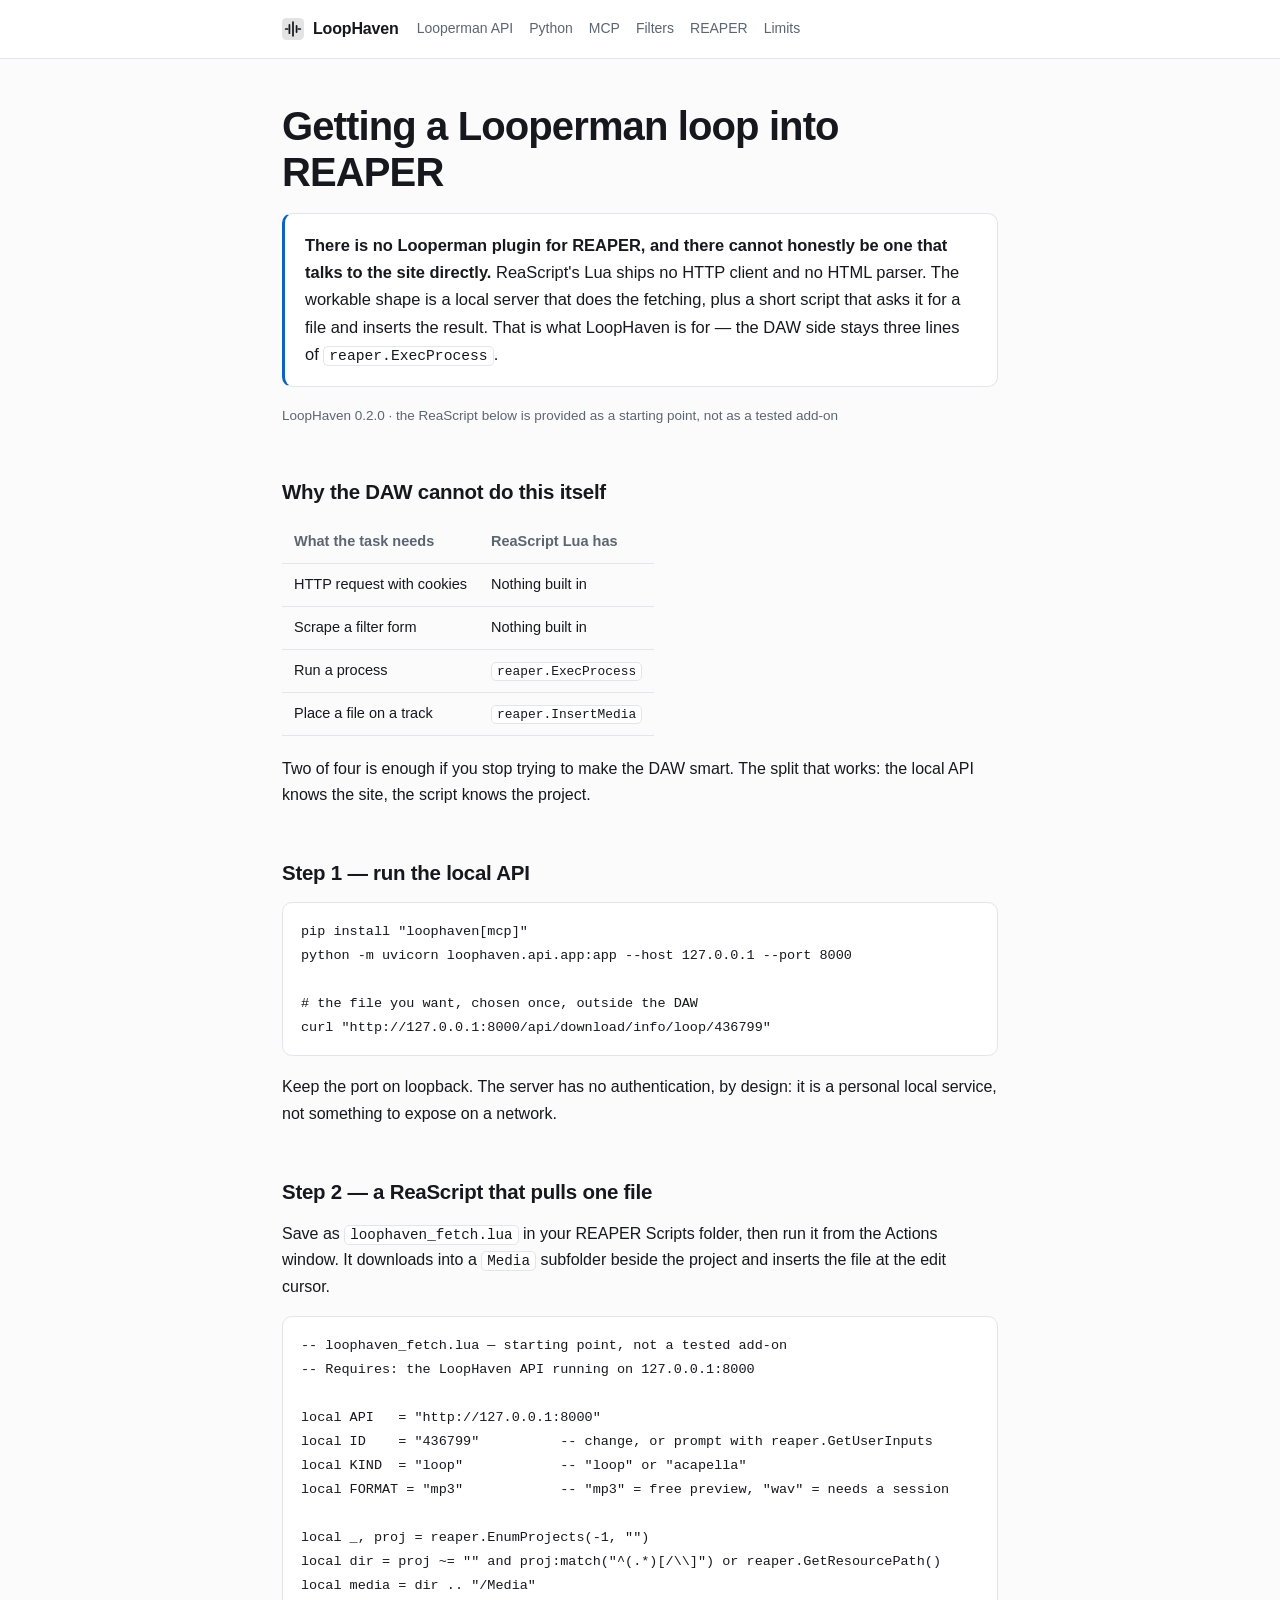
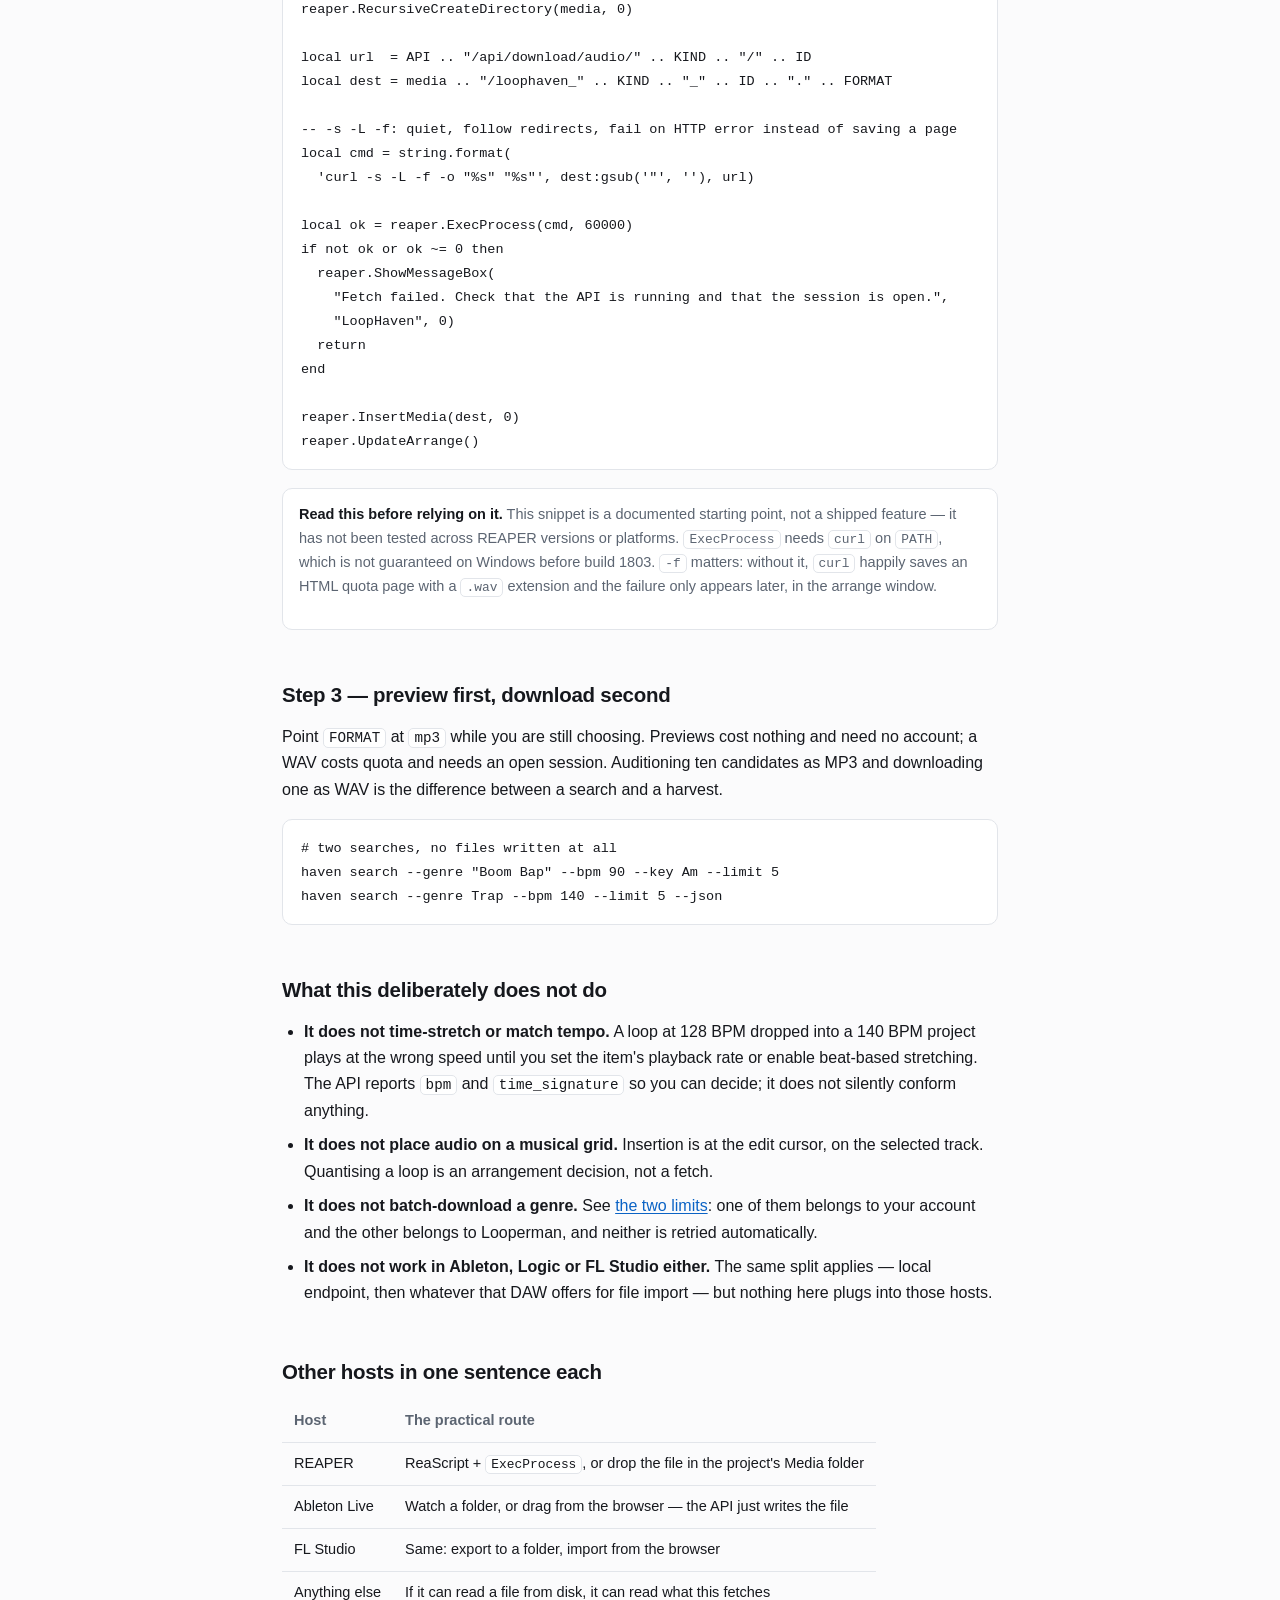
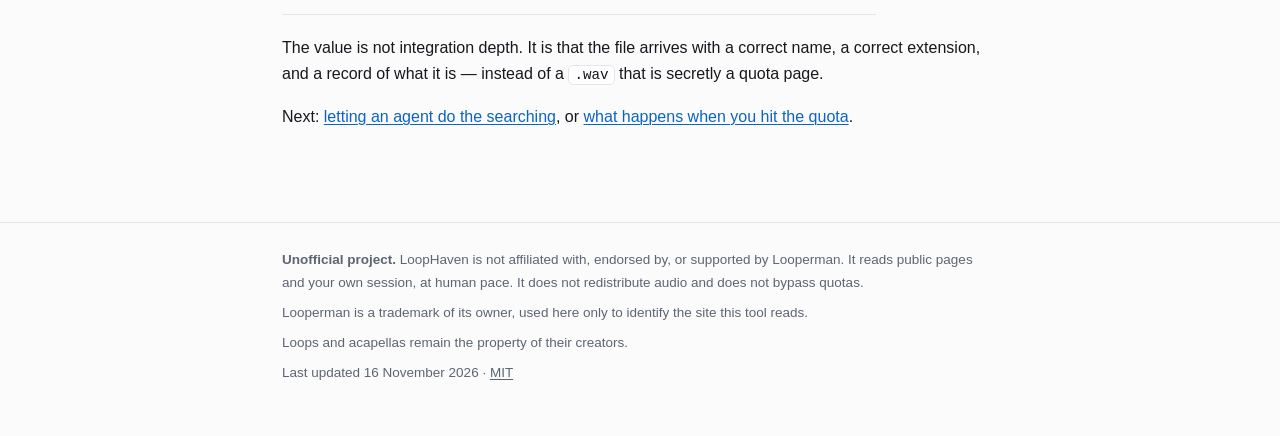
<file: site/reaper/index.html>
<!doctype html>
<html lang="en">
<head>
<meta charset="utf-8">
<meta name="viewport" content="width=device-width, initial-scale=1">
<title>LoopHaven in REAPER: get a Looperman preview into a project — LoopHaven</title>
<meta name="description" content="REAPER's Lua has no HTTP client, so the honest route is a local endpoint plus reaper.ExecProcess. A short ReaScript to fetch a preview or a WAV into a project media folder, and what it deliberately does not do.">
<link rel="canonical" href="https://mohamed-amine-ben-mallessa.github.io/loop-haven/reaper/">
<meta name="robots" content="index,follow,max-snippet:-1,max-image-preview:large">
<meta property="og:type" content="article">
<meta property="og:site_name" content="LoopHaven">
<meta property="og:title" content="LoopHaven in REAPER: a preview in your project folder">
<meta property="og:description" content="A local endpoint plus reaper.ExecProcess is the only honest way to reach Looperman from ReaScript. Code, caveats, and what is not tested.">
<meta property="og:url" content="https://mohamed-amine-ben-mallessa.github.io/loop-haven/reaper/">
<meta name="twitter:card" content="summary">
<link rel="icon" href="../assets/mark.svg" type="image/svg+xml">
<link rel="stylesheet" href="../assets/style.css">
<script type="application/ld+json">
{
  "@context": "https://schema.org",
  "@graph": [
    {
      "@type": "TechArticle",
      "@id": "https://mohamed-amine-ben-mallessa.github.io/loop-haven/reaper/#article",
      "headline": "Getting a Looperman loop into REAPER",
      "description": "REAPER's ReaScript Lua has no HTTP client. Reaching Looperman from a DAW means a local HTTP API plus reaper.ExecProcess, not a plugin that talks to the site directly.",
      "inLanguage": "en",
      "datePublished": "2026-11-16",
      "dateModified": "2026-11-16",
      "author": { "@id": "https://mohamed-amine-ben-mallessa.github.io/loop-haven/#author" },
      "isPartOf": { "@id": "https://mohamed-amine-ben-mallessa.github.io/loop-haven/#website" },
      "about": { "@type": "Thing", "name": "REAPER" },
      "mentions": { "@id": "https://mohamed-amine-ben-mallessa.github.io/loop-haven/#software" }
    },
    {
      "@type": "Person",
      "@id": "https://mohamed-amine-ben-mallessa.github.io/loop-haven/#author",
      "name": "LoopHaven contributors",
      "url": "https://github.com/mohamed-amine-ben-mallessa"
    },
    {
      "@type": "WebSite",
      "@id": "https://mohamed-amine-ben-mallessa.github.io/loop-haven/#website",
      "url": "https://mohamed-amine-ben-mallessa.github.io/loop-haven/",
      "name": "LoopHaven"
    },
    {
      "@type": "SoftwareApplication",
      "@id": "https://mohamed-amine-ben-mallessa.github.io/loop-haven/#software",
      "name": "LoopHaven",
      "applicationCategory": "DeveloperApplication",
      "license": "https://opensource.org/licenses/MIT",
      "codeRepository": "https://github.com/mohamed-amine-ben-mallessa/loop-haven"
    }
  ]
}
</script>
</head>
<body>

<header class="site-header">
  <div class="wrap">
    <a class="brand" href="../">
      <svg viewBox="0 0 24 24" aria-hidden="true"><rect width="24" height="24" rx="5" fill="currentColor" opacity=".12"/><g stroke="currentColor" stroke-width="1.9" stroke-linecap="round"><path d="M4 12h2.2M17.8 12H20"/><path d="M8.1 7.4v9.2M12 4.6v14.8M15.9 8.6v6.8"/></g></svg>
      LoopHaven
    </a>
    <nav class="site-nav">
      <a href="../looperman-api/">Looperman API</a>
      <a href="../download-loops-python/">Python</a>
      <a href="../mcp/">MCP</a>
      <a href="../filters/">Filters</a>
      <a href="../reaper/">REAPER</a>
      <a href="../limits/">Limits</a>
    </nav>
  </div>
</header>

<main>
  <div class="wrap">

    <h1>Getting a Looperman loop into REAPER</h1>

    <div class="answer">
      <p><strong>There is no Looperman plugin for REAPER, and there cannot honestly
      be one that talks to the site directly.</strong> ReaScript's Lua ships no
      HTTP client and no HTML parser. The workable shape is a local server that
      does the fetching, plus a short script that asks it for a file and inserts
      the result. That is what LoopHaven is for — the DAW side stays three lines
      of <code>reaper.ExecProcess</code>.</p>
    </div>

    <p class="meta">LoopHaven 0.2.0 · the ReaScript below is provided as a starting point, not as a tested add-on</p>

    <h2>Why the DAW cannot do this itself</h2>

    <table>
      <thead><tr><th>What the task needs</th><th>ReaScript Lua has</th></tr></thead>
      <tbody>
        <tr><td>HTTP request with cookies</td><td>Nothing built in</td></tr>
        <tr><td>Scrape a filter form</td><td>Nothing built in</td></tr>
        <tr><td>Run a process</td><td><code>reaper.ExecProcess</code></td></tr>
        <tr><td>Place a file on a track</td><td><code>reaper.InsertMedia</code></td></tr>
      </tbody>
    </table>

    <p>Two of four is enough if you stop trying to make the DAW smart. The split
    that works: the local API knows the site, the script knows the project.</p>

    <h2>Step 1 — run the local API</h2>

<pre><code>pip install "loophaven[mcp]"
python -m uvicorn loophaven.api.app:app --host 127.0.0.1 --port 8000

# the file you want, chosen once, outside the DAW
curl "http://127.0.0.1:8000/api/download/info/loop/436799"</code></pre>

    <p>Keep the port on loopback. The server has no authentication, by design: it
    is a personal local service, not something to expose on a network.</p>

    <h2>Step 2 — a ReaScript that pulls one file</h2>

    <p>Save as <code>loophaven_fetch.lua</code> in your REAPER Scripts folder, then
    run it from the Actions window. It downloads into a <code>Media</code>
    subfolder beside the project and inserts the file at the edit cursor.</p>

<pre><code>-- loophaven_fetch.lua — starting point, not a tested add-on
-- Requires: the LoopHaven API running on 127.0.0.1:8000

local API   = "http://127.0.0.1:8000"
local ID    = "436799"          -- change, or prompt with reaper.GetUserInputs
local KIND  = "loop"            -- "loop" or "acapella"
local FORMAT = "mp3"            -- "mp3" = free preview, "wav" = needs a session

local _, proj = reaper.EnumProjects(-1, "")
local dir = proj ~= "" and proj:match("^(.*)[/\\]") or reaper.GetResourcePath()
local media = dir .. "/Media"
reaper.RecursiveCreateDirectory(media, 0)

local url  = API .. "/api/download/audio/" .. KIND .. "/" .. ID
local dest = media .. "/loophaven_" .. KIND .. "_" .. ID .. "." .. FORMAT

-- -s -L -f: quiet, follow redirects, fail on HTTP error instead of saving a page
local cmd = string.format(
  'curl -s -L -f -o "%s" "%s"', dest:gsub('"', ''), url)

local ok = reaper.ExecProcess(cmd, 60000)
if not ok or ok ~= 0 then
  reaper.ShowMessageBox(
    "Fetch failed. Check that the API is running and that the session is open.",
    "LoopHaven", 0)
  return
end

reaper.InsertMedia(dest, 0)
reaper.UpdateArrange()</code></pre>

    <div class="note">
      <p><strong>Read this before relying on it.</strong> This snippet is a
      documented starting point, not a shipped feature — it has not been tested
      across REAPER versions or platforms. <code>ExecProcess</code> needs
      <code>curl</code> on <code>PATH</code>, which is not guaranteed on Windows
      before build 1803. <code>-f</code> matters: without it, <code>curl</code>
      happily saves an HTML quota page with a <code>.wav</code> extension and the
      failure only appears later, in the arrange window.</p>
    </div>

    <h2>Step 3 — preview first, download second</h2>

    <p>Point <code>FORMAT</code> at <code>mp3</code> while you are still choosing.
    Previews cost nothing and need no account; a WAV costs quota and needs an open
    session. Auditioning ten candidates as MP3 and downloading one as WAV is the
    difference between a search and a harvest.</p>

<pre><code># two searches, no files written at all
haven search --genre "Boom Bap" --bpm 90 --key Am --limit 5
haven search --genre Trap --bpm 140 --limit 5 --json</code></pre>

    <h2>What this deliberately does not do</h2>

    <ul>
      <li><strong>It does not time-stretch or match tempo.</strong> A loop at
      128 BPM dropped into a 140 BPM project plays at the wrong speed until you
      set the item's playback rate or enable beat-based stretching. The API
      reports <code>bpm</code> and <code>time_signature</code> so you can decide;
      it does not silently conform anything.</li>
      <li><strong>It does not place audio on a musical grid.</strong> Insertion
      is at the edit cursor, on the selected track. Quantising a loop is an
      arrangement decision, not a fetch.</li>
      <li><strong>It does not batch-download a genre.</strong> See
      <a href="../limits/">the two limits</a>: one of them belongs to your account
      and the other belongs to Looperman, and neither is retried automatically.</li>
      <li><strong>It does not work in Ableton, Logic or FL Studio either.</strong>
      The same split applies — local endpoint, then whatever that DAW offers for
      file import — but nothing here plugs into those hosts.</li>
    </ul>

    <h2>Other hosts in one sentence each</h2>

    <table>
      <thead><tr><th>Host</th><th>The practical route</th></tr></thead>
      <tbody>
        <tr><td>REAPER</td><td>ReaScript + <code>ExecProcess</code>, or drop the file in the project's Media folder</td></tr>
        <tr><td>Ableton Live</td><td>Watch a folder, or drag from the browser — the API just writes the file</td></tr>
        <tr><td>FL Studio</td><td>Same: export to a folder, import from the browser</td></tr>
        <tr><td>Anything else</td><td>If it can read a file from disk, it can read what this fetches</td></tr>
      </tbody>
    </table>

    <p>The value is not integration depth. It is that the file arrives with a
    correct name, a correct extension, and a record of what it is — instead of a
    <code>.wav</code> that is secretly a quota page.</p>

    <p>Next: <a href="../mcp/">letting an agent do the searching</a>, or
    <a href="../limits/">what happens when you hit the quota</a>.</p>

  </div>
</main>

<footer class="site-footer">
  <div class="wrap">
    <p><strong>Unofficial project.</strong> LoopHaven is not affiliated with,
    endorsed by, or supported by Looperman. It reads public pages and your own
    session, at human pace. It does not redistribute audio and does not bypass
    quotas.</p>
    <p>Looperman is a trademark of its owner, used here only to identify the site
    this tool reads.</p>
    <p>Loops and acapellas remain the property of their creators.</p>
    <p>Last updated 16 November 2026 · <a href="https://github.com/mohamed-amine-ben-mallessa/loop-haven/blob/main/LICENSE">MIT</a></p>
  </div>
</footer>

</body>
</html>
</file>
<file: site/assets/style.css>
/* LoopHaven docs — hand-written, no framework, no JavaScript.
   One stylesheet for every page so the site stays readable as plain HTML
   (which is what a crawler and an AI reader actually get). */

:root {
  --bg: #0e1014;
  --panel: #161a21;
  --line: #262c36;
  --ink: #e7e9ee;
  --muted: #9aa3b2;
  --accent: #7cc4ff;
  --accent-ink: #061018;
  --warn: #ffcf7a;
  --radius: 10px;
  --mono: ui-monospace, SFMono-Regular, "SF Mono", Menlo, Consolas, monospace;
  --sans: -apple-system, BlinkMacSystemFont, "Segoe UI", Inter, Roboto, Helvetica, Arial, sans-serif;
}

@media (prefers-color-scheme: light) {
  :root {
    --bg: #fbfbfc;
    --panel: #ffffff;
    --line: #e2e5ea;
    --ink: #16181d;
    --muted: #5c6572;
    --accent: #0b63c5;
    --accent-ink: #ffffff;
    --warn: #8a5a00;
  }
}

* { box-sizing: border-box; }

html { -webkit-text-size-adjust: 100%; }

body {
  margin: 0;
  background: var(--bg);
  color: var(--ink);
  font: 16px/1.65 var(--sans);
}

a { color: var(--accent); text-decoration-thickness: 1px; text-underline-offset: 2px; }
a:hover { text-decoration-style: solid; }

.wrap { max-width: 760px; margin: 0 auto; padding: 0 22px; }

/* --- header ------------------------------------------------------------ */

.site-header {
  border-bottom: 1px solid var(--line);
  background: var(--panel);
}

.site-header .wrap {
  display: flex;
  align-items: center;
  gap: 18px;
  min-height: 58px;
  flex-wrap: wrap;
}

.brand {
  display: inline-flex;
  align-items: center;
  gap: 9px;
  font-weight: 650;
  letter-spacing: -0.01em;
  color: var(--ink);
  text-decoration: none;
}

.brand svg { width: 22px; height: 22px; flex: none; }

.site-nav { display: flex; gap: 16px; flex-wrap: wrap; font-size: 14px; }
.site-nav a { color: var(--muted); text-decoration: none; }
.site-nav a:hover, .site-nav a[aria-current="page"] { color: var(--ink); }

/* --- content ----------------------------------------------------------- */

main { padding: 44px 0 20px; }

h1 {
  font-size: clamp(1.75rem, 4.6vw, 2.5rem);
  line-height: 1.15;
  letter-spacing: -0.022em;
  margin: 0 0 18px;
}

h2 {
  font-size: 1.28rem;
  letter-spacing: -0.012em;
  margin: 44px 0 12px;
  padding-top: 4px;
}

h3 { font-size: 1.05rem; margin: 26px 0 8px; }

p { margin: 0 0 16px; }

ul, ol { margin: 0 0 16px; padding-left: 22px; }
li { margin: 0 0 8px; }

strong { font-weight: 650; }

hr { border: 0; border-top: 1px solid var(--line); margin: 40px 0; }

/* The direct answer. Every page opens with one so a reader (or a model
   extracting a span) gets the point before any nuance. */
.answer {
  background: var(--panel);
  border: 1px solid var(--line);
  border-left: 3px solid var(--accent);
  border-radius: var(--radius);
  padding: 18px 20px;
  margin: 0 0 26px;
  font-size: 1.03rem;
}
.answer p:last-child { margin-bottom: 0; }

.meta {
  color: var(--muted);
  font-size: 13.5px;
  margin: -8px 0 26px;
}

code {
  font-family: var(--mono);
  font-size: 0.89em;
  background: var(--panel);
  border: 1px solid var(--line);
  border-radius: 5px;
  padding: 1px 5px;
}

pre {
  background: var(--panel);
  border: 1px solid var(--line);
  border-radius: var(--radius);
  padding: 16px 18px;
  overflow-x: auto;
  margin: 0 0 18px;
  line-height: 1.5;
}
pre code { background: none; border: 0; padding: 0; font-size: 13.5px; }

table {
  width: 100%;
  border-collapse: collapse;
  margin: 0 0 20px;
  font-size: 14.5px;
  display: block;
  overflow-x: auto;
}
th, td {
  text-align: left;
  padding: 9px 12px;
  border-bottom: 1px solid var(--line);
  vertical-align: top;
}
th { color: var(--muted); font-weight: 600; white-space: nowrap; }

.note {
  border: 1px solid var(--line);
  border-radius: var(--radius);
  background: var(--panel);
  padding: 14px 16px;
  margin: 0 0 20px;
  font-size: 14.5px;
  color: var(--muted);
}
.note strong { color: var(--ink); }

/* --- hub cards --------------------------------------------------------- */

.cards {
  display: grid;
  grid-template-columns: repeat(auto-fit, minmax(240px, 1fr));
  gap: 14px;
  margin: 0 0 12px;
  padding: 0;
  list-style: none;
}
.cards li { margin: 0; }
.cards a {
  display: block;
  height: 100%;
  padding: 16px 18px;
  border: 1px solid var(--line);
  border-radius: var(--radius);
  background: var(--panel);
  text-decoration: none;
  color: var(--ink);
}
.cards a:hover { border-color: var(--accent); }
.cards .k { display: block; font-weight: 650; margin-bottom: 4px; }
.cards .d { display: block; color: var(--muted); font-size: 14px; line-height: 1.5; }

/* --- footer ------------------------------------------------------------ */

.site-footer {
  border-top: 1px solid var(--line);
  margin-top: 56px;
  padding: 26px 0 44px;
  color: var(--muted);
  font-size: 13.5px;
}
.site-footer p { margin: 0 0 8px; }
.site-footer a { color: var(--muted); }

@media print {
  .site-header, .site-footer { display: none; }
  body { background: #fff; color: #000; }
}
</file>
